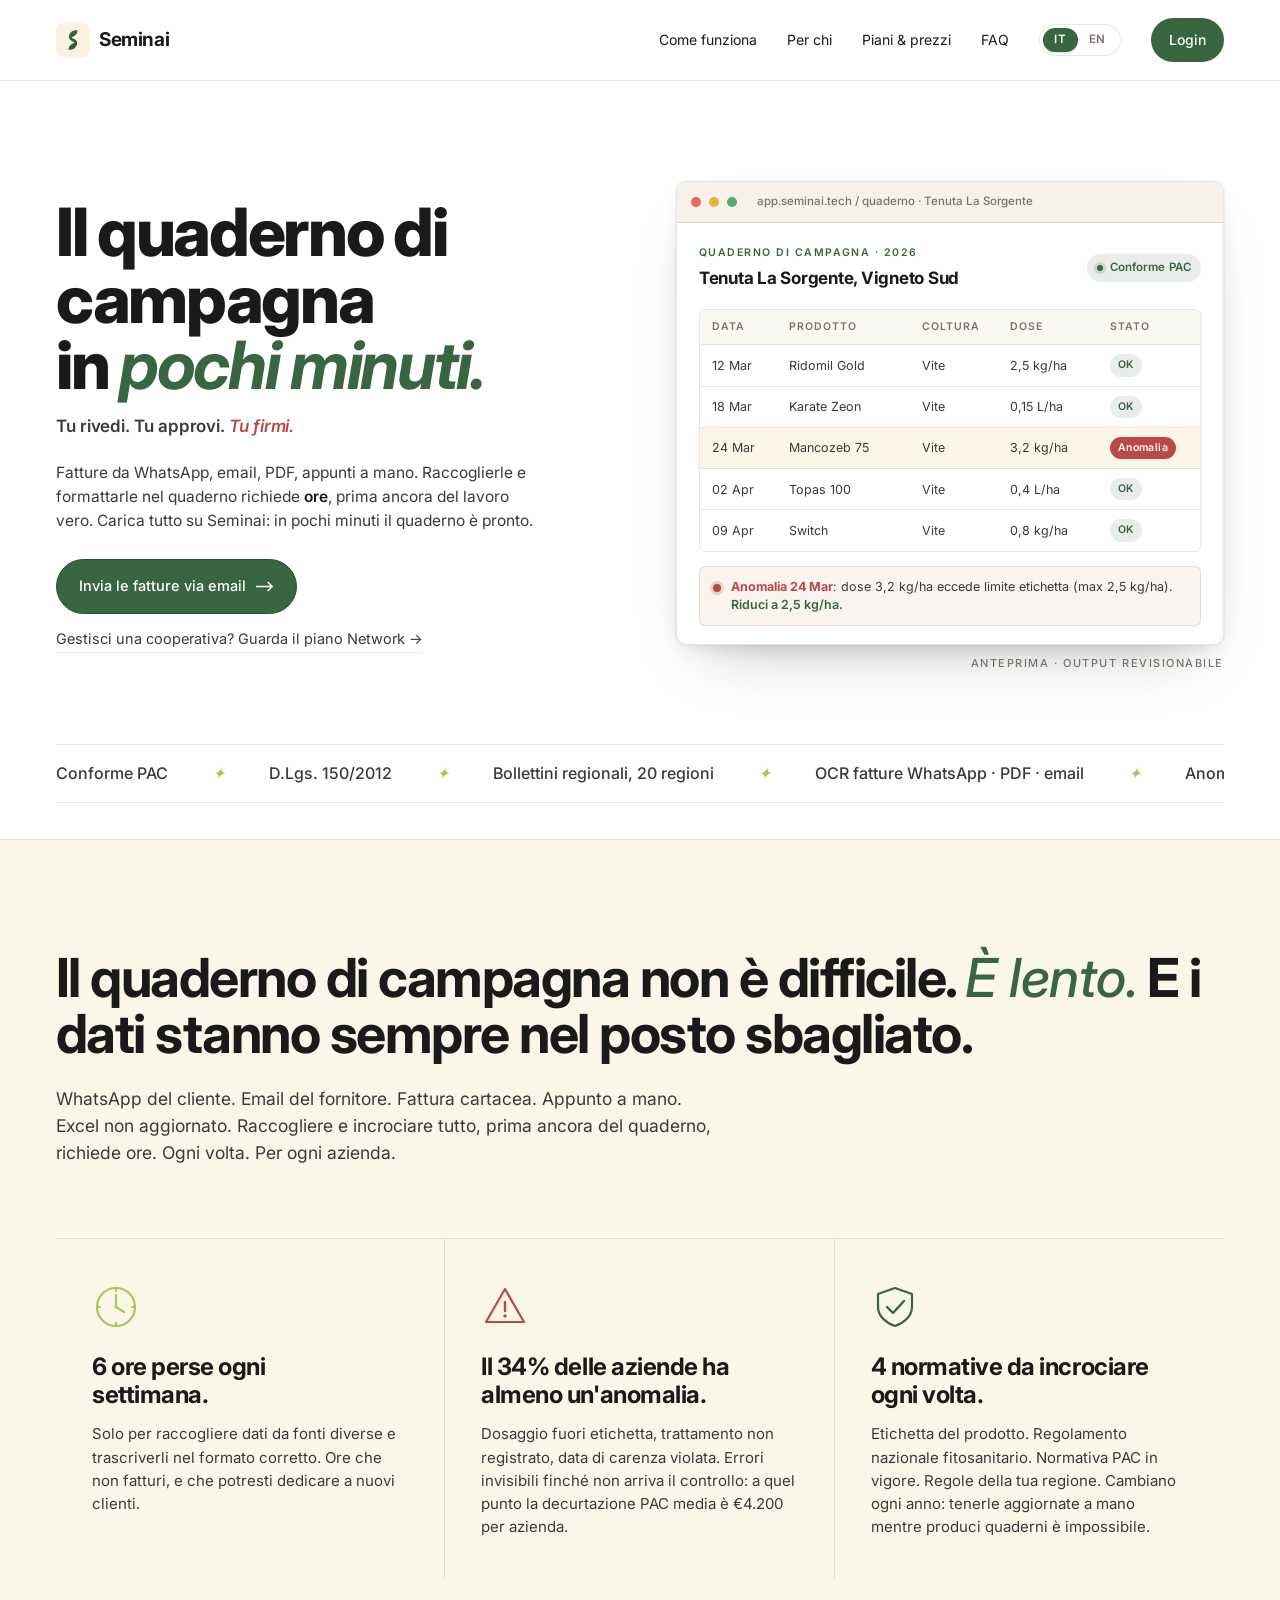
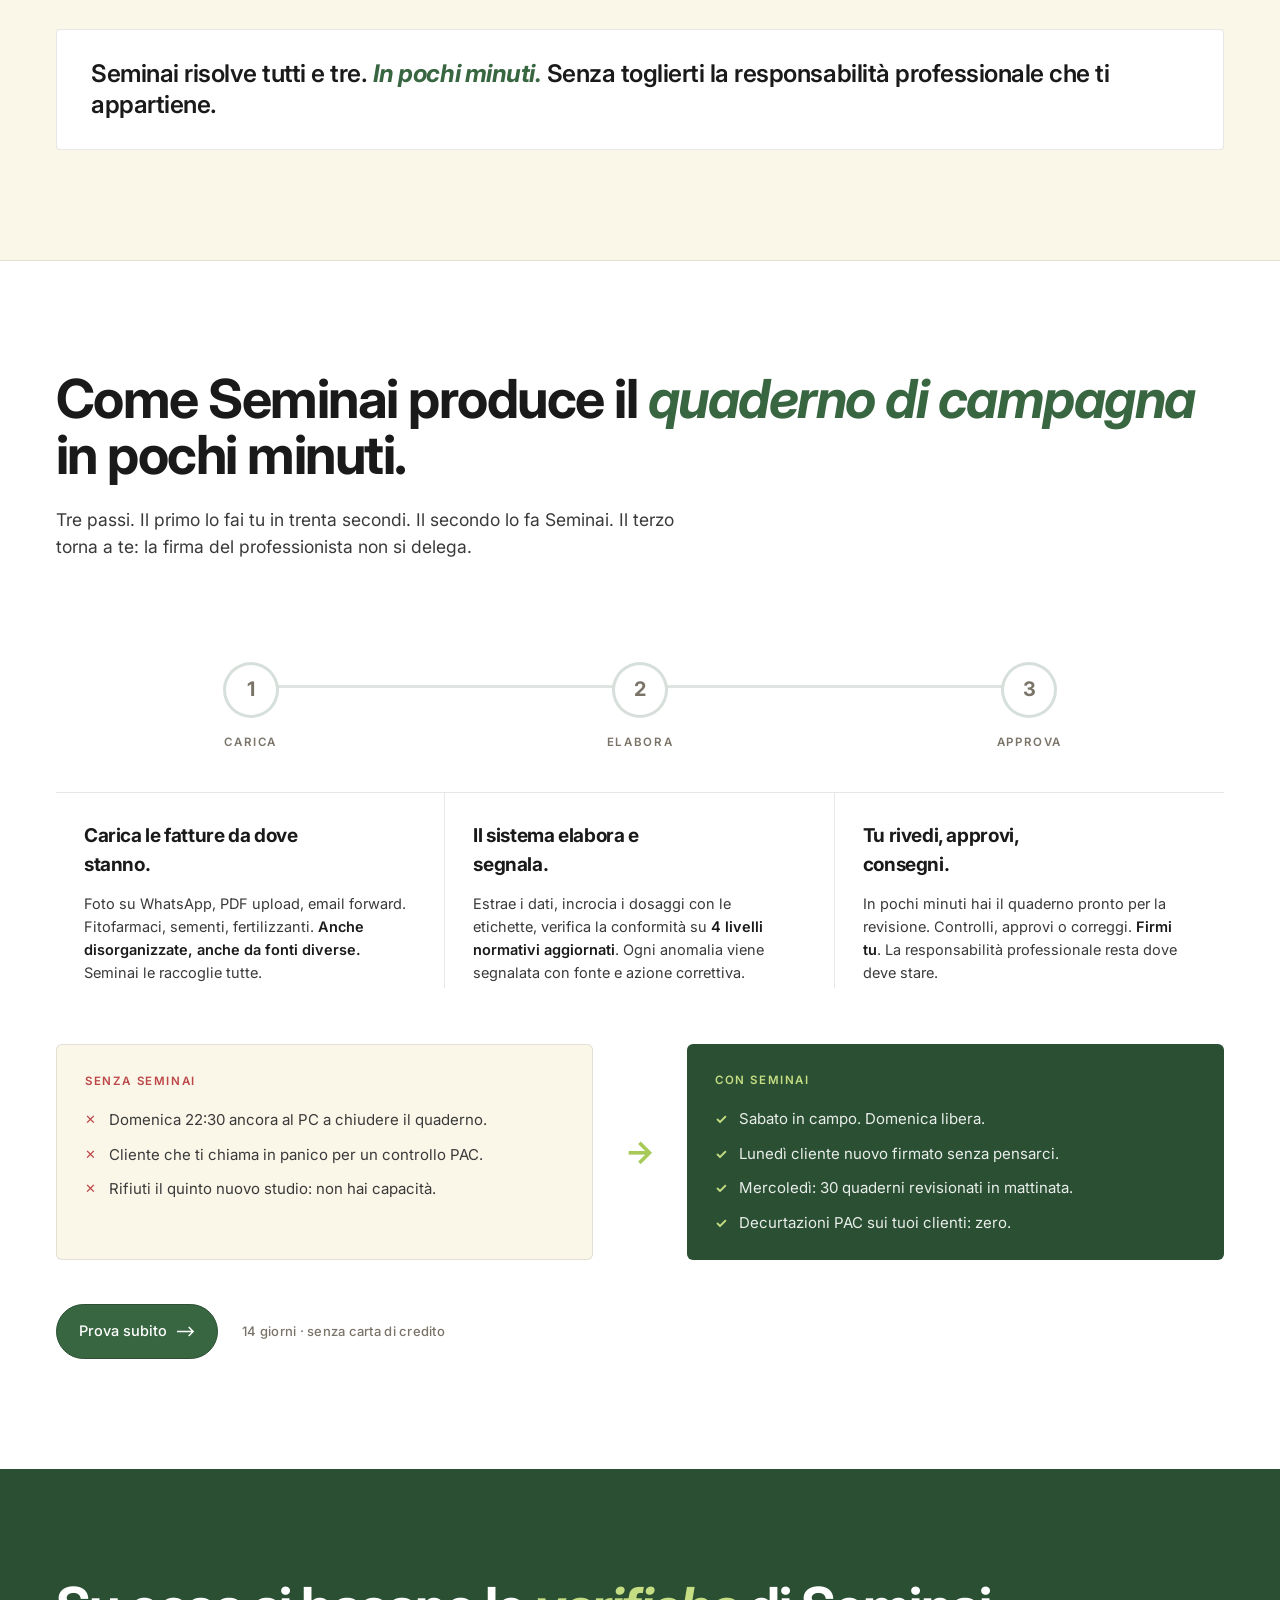
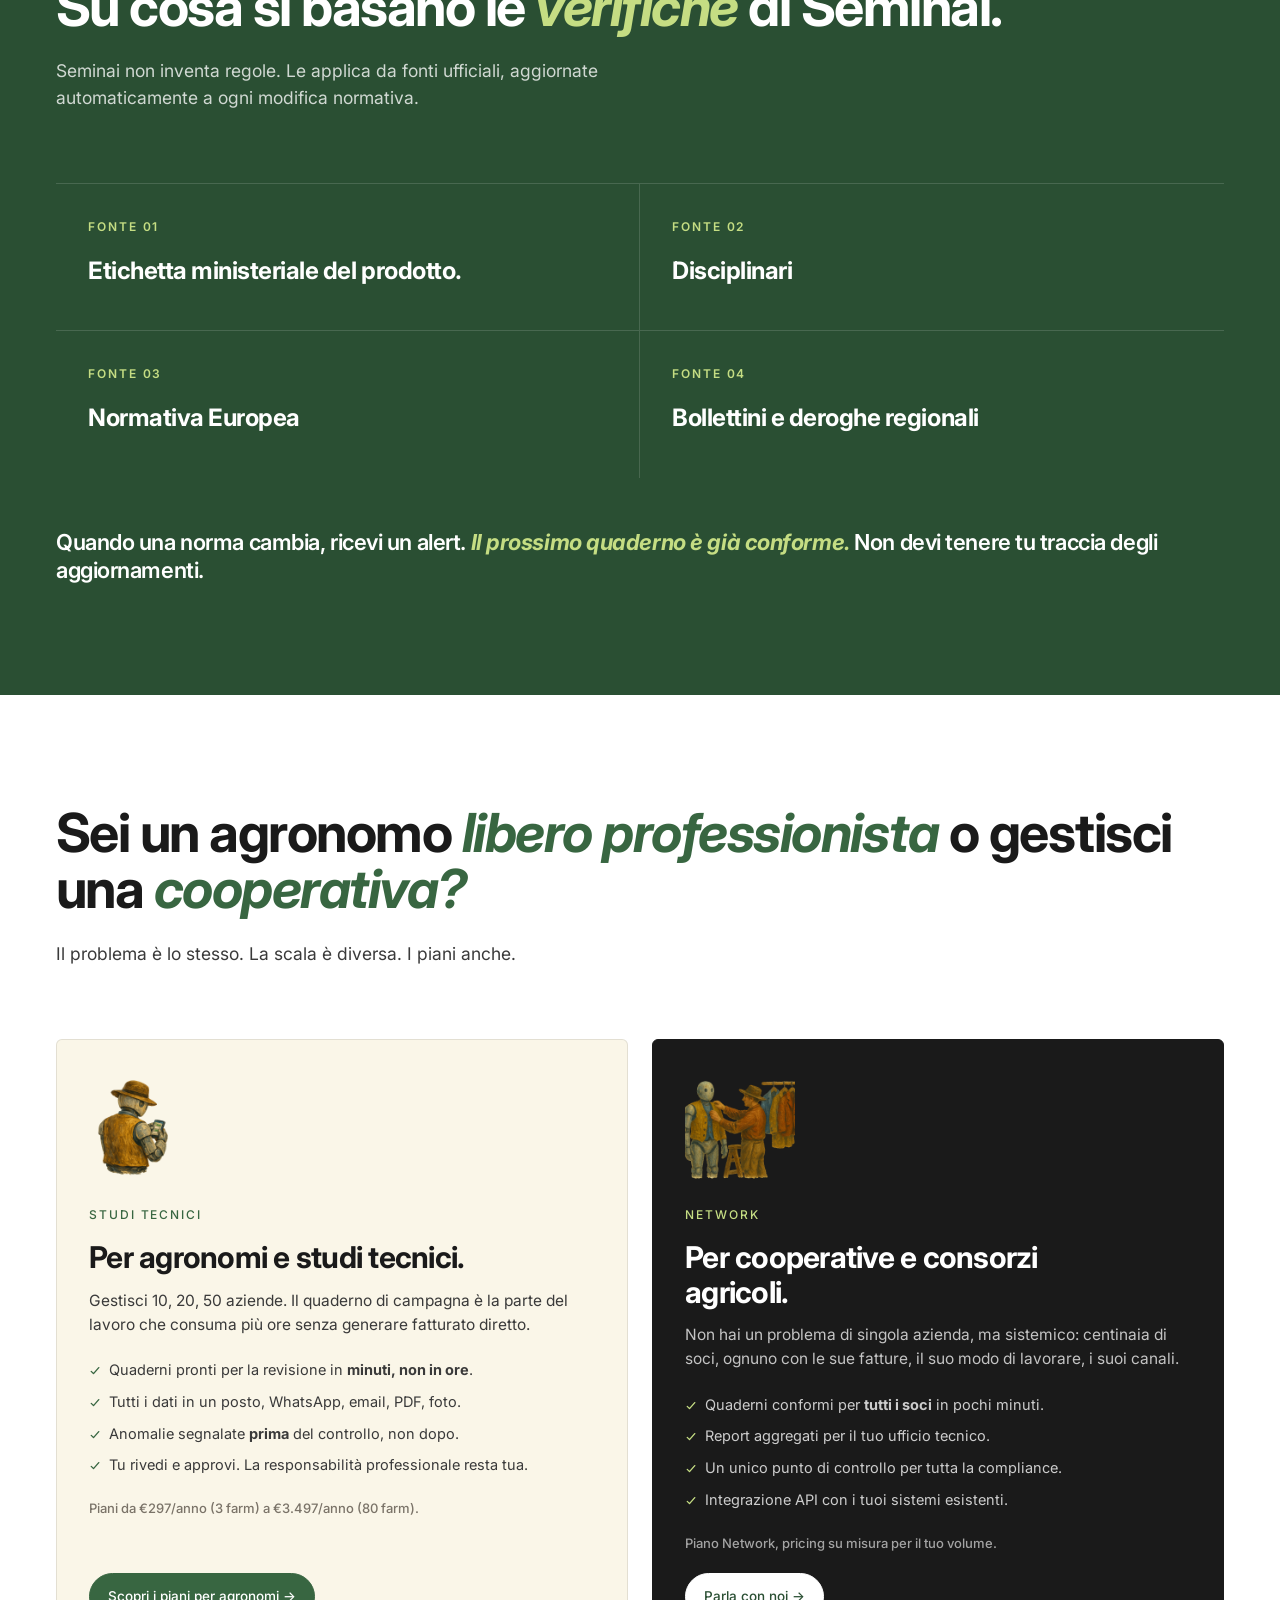
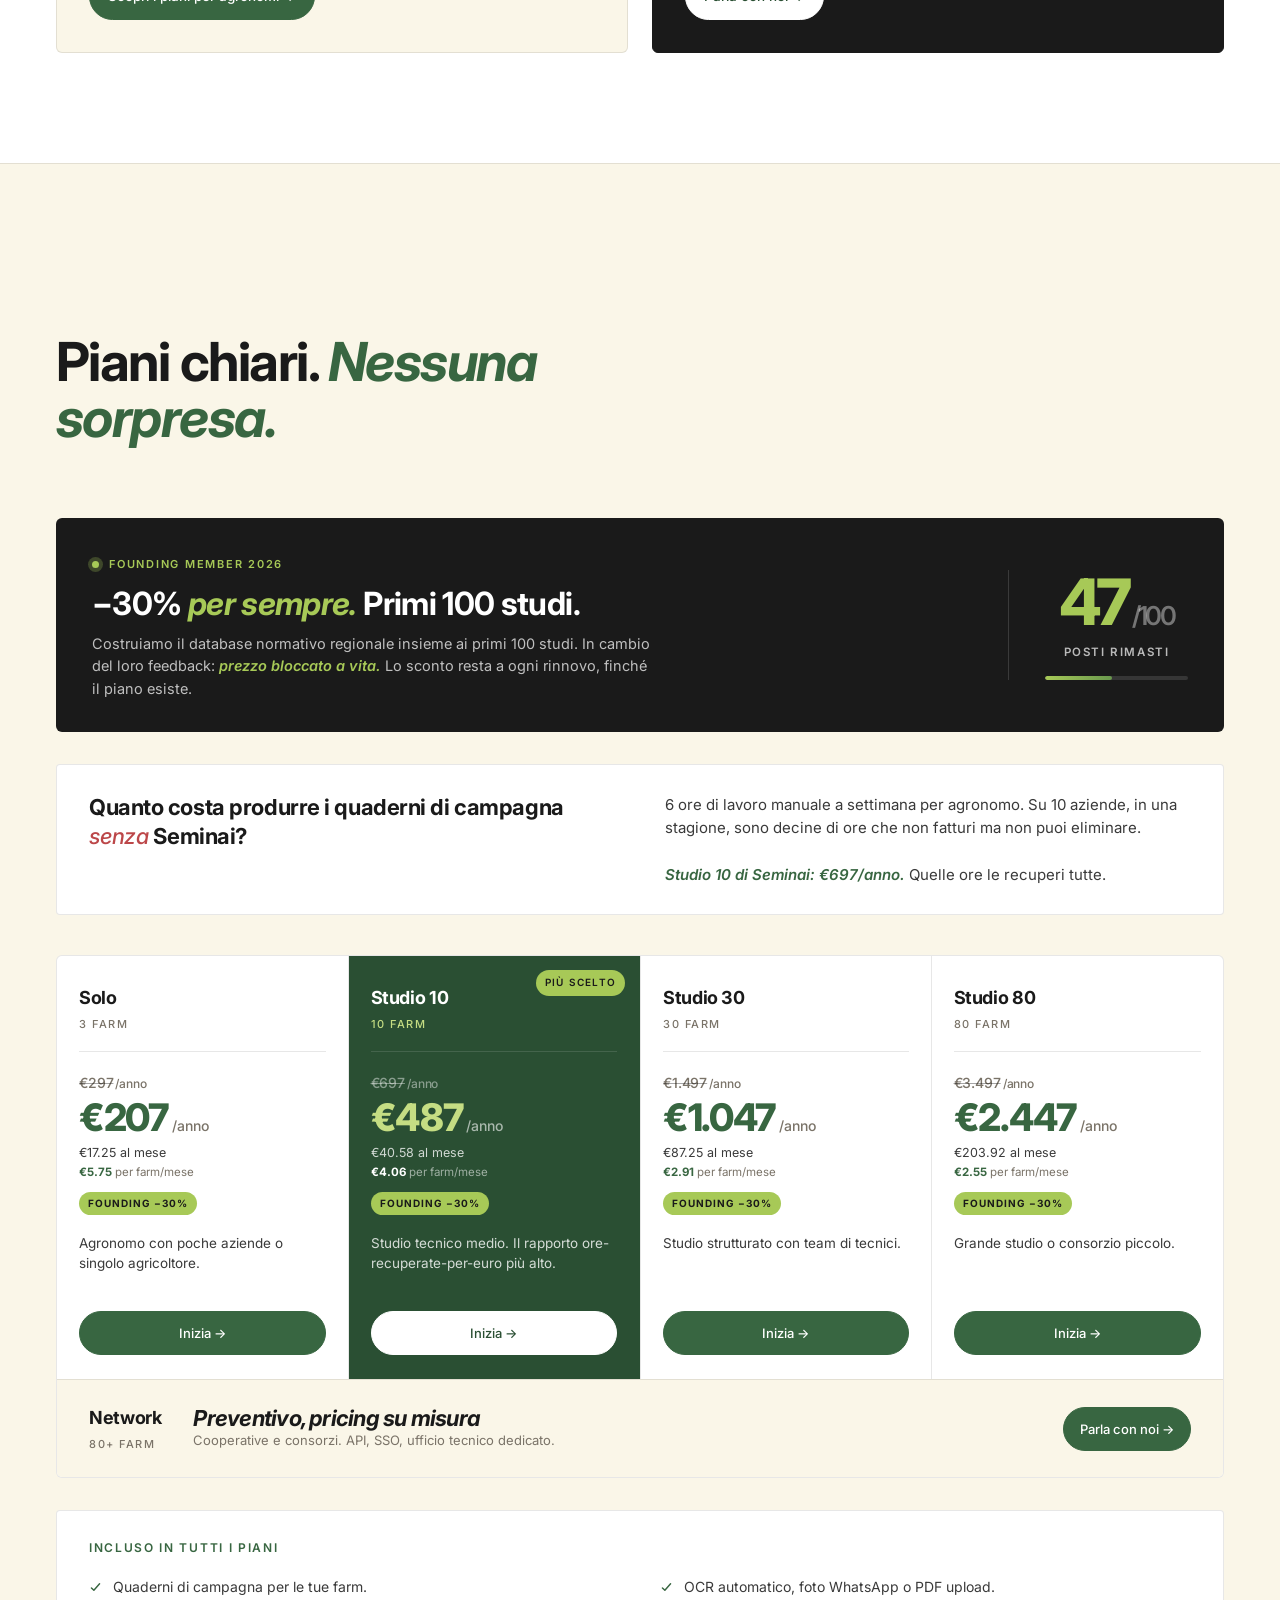
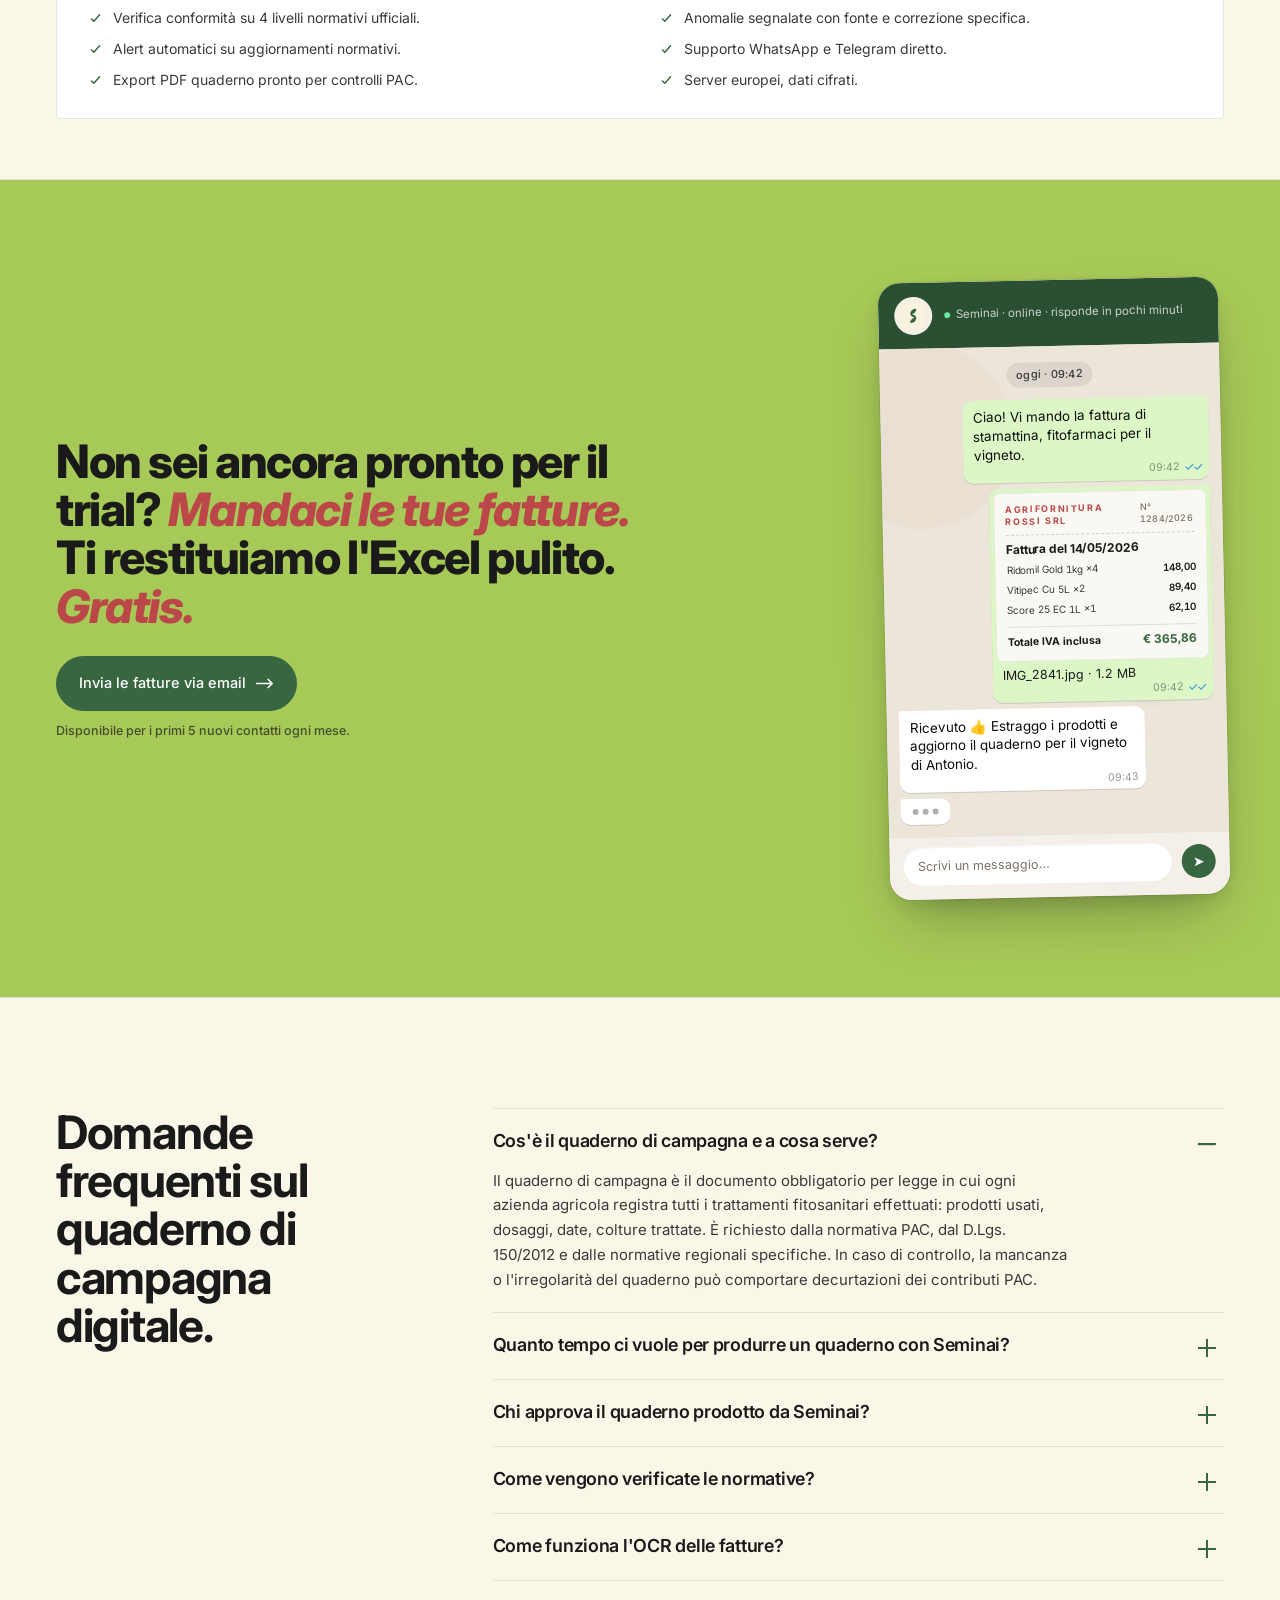
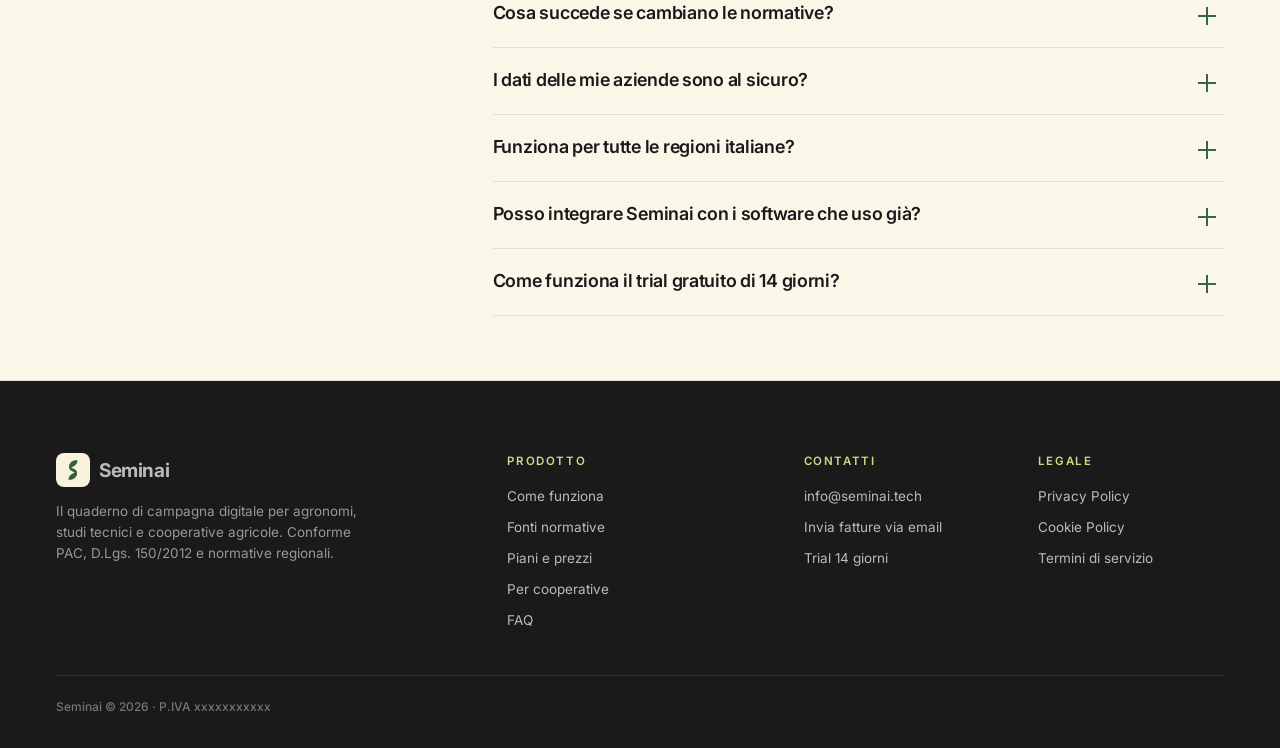
<file: index.html>
<!DOCTYPE html>
<html lang="it">
  <head>
    <meta charset="UTF-8" />
    <link rel="icon" type="image/png" href="logo.png" />
    <link rel="apple-touch-icon" href="logo.png" />
    <link rel="shortcut icon" type="image/png" href="logo.png" />
    <meta name="viewport" content="width=device-width, initial-scale=1.0" />
    <meta name="theme-color" content="#234D34" />
    <link rel="preconnect" href="https://fonts.googleapis.com" />
    <link rel="preconnect" href="https://fonts.gstatic.com" crossorigin />
    <link href="https://fonts.googleapis.com/css2?family=Inter:ital,opsz,wght@0,14..32,100..900;1,14..32,100..900&display=swap" rel="stylesheet" />
    <link rel="preload" as="image" href="landing/logo.png" />
    <link rel="stylesheet" href="landing.css" />
    <style>body{margin:0;background:#fff;color:#1A1A1A;}button,input,textarea,select{font:inherit;}.foot-link-btn{appearance:none;background:none;border:0;padding:0;color:inherit;text-align:left;cursor:pointer;font:inherit;}</style>
    <title data-rh="true">Quaderno di Campagna Digitale — Automatico in Minuti | Seminai</title><meta data-rh="true" name="description" content="Seminai produce il quaderno di campagna in minuti. Carica le fatture da WhatsApp, email o PDF. Il sistema verifica dosaggi e normativa PAC su fonti ufficiali. Tu rivedi e approvi. Prova gratis."/><meta data-rh="true" name="robots" content="index, follow, max-image-preview:large, max-snippet:-1, max-video-preview:-1"/><meta data-rh="true" property="og:type" content="website"/><meta data-rh="true" property="og:site_name" content="Seminai"/><meta data-rh="true" property="og:locale" content="it_IT"/><meta data-rh="true" property="og:url" content="https://seminai.tech/"/><meta data-rh="true" property="og:title" content="Quaderno di Campagna Digitale — Automatico in Minuti | Seminai"/><meta data-rh="true" property="og:description" content="Seminai produce il quaderno di campagna in minuti. Carica le fatture da WhatsApp, email o PDF. Il sistema verifica dosaggi e normativa PAC su fonti ufficiali. Tu rivedi e approvi. Prova gratis."/><meta data-rh="true" property="og:image" content="https://seminai.tech/logo.png"/><meta data-rh="true" property="og:image:alt" content="Seminai — quaderno di campagna digitale per agronomi e cooperative agricole"/><meta data-rh="true" name="twitter:card" content="summary_large_image"/><meta data-rh="true" name="twitter:title" content="Quaderno di Campagna Digitale — Seminai"/><meta data-rh="true" name="twitter:description" content="Seminai produce il quaderno di campagna in minuti. Carica le fatture da WhatsApp, email o PDF. Il sistema verifica dosaggi e normativa PAC su fonti ufficiali. Tu rivedi e approvi. Prova gratis."/><meta data-rh="true" name="twitter:image" content="https://seminai.tech/logo.png"/><meta data-rh="true" name="twitter:image:alt" content="Seminai — quaderno di campagna digitale per agronomi e cooperative agricole"/><link data-rh="true" rel="canonical" href="https://seminai.tech/"/><link data-rh="true" rel="alternate" hrefLang="it" href="https://seminai.tech/"/><link data-rh="true" rel="alternate" hrefLang="x-default" href="https://seminai.tech/"/><script data-rh="true" type="application/ld+json">{"@context":"https://schema.org","@graph":[{"@type":"WebSite","@id":"https://seminai.tech/#website","url":"https://seminai.tech/","name":"Seminai","description":"Quaderno di campagna digitale automatico per agronomi, studi tecnici e cooperative agricole.","inLanguage":"it-IT","publisher":{"@id":"https://seminai.tech/#organization"}},{"@type":"Organization","@id":"https://seminai.tech/#organization","name":"Seminai","url":"https://seminai.tech","logo":{"@type":"ImageObject","url":"https://seminai.tech/logo.png"},"description":"Software italiano per la produzione automatica del quaderno di campagna digitale. Conforme PAC, D.Lgs. 150/2012 e bollettini regionali.","areaServed":{"@type":"Country","name":"Italia"},"knowsLanguage":"it-IT","foundingDate":"2025","sameAs":["https://www.linkedin.com/company/seminai","https://www.instagram.com/seminai.it"],"contactPoint":{"@type":"ContactPoint","contactType":"customer support","availableLanguage":["Italian"],"areaServed":"IT"}},{"@type":"SoftwareApplication","@id":"https://seminai.tech/#software","name":"Seminai","applicationCategory":"BusinessApplication","applicationSubCategory":"Agricultural Software","operatingSystem":"Web, iOS, Android","description":"Software per la gestione automatica del quaderno di campagna digitale. Produce quaderni conformi PAC in pochi minuti con verifica su 4 livelli normativi ufficiali: etichetta ministeriale, disciplinari, normativa europea e bollettini regionali.","url":"https://seminai.tech","inLanguage":"it-IT","datePublished":"2025-01-01","dateModified":"2026-05-14","publisher":{"@id":"https://seminai.tech/#organization"},"featureList":["OCR automatico fatture da WhatsApp, PDF, email","Verifica conformità su 4 livelli normativi","Aggiornamento automatico bollettini regionali (20 regioni)","Segnalazione anomalie con fonte normativa","Server europei — conforme GDPR","Esportazione PDF firmabile dall'agronomo"],"offers":{"@type":"AggregateOffer","lowPrice":"297","highPrice":"3497","priceCurrency":"EUR","offerCount":"4","availability":"https://schema.org/InStock"}},{"@type":"Product","name":"Seminai Solo","description":"Piano per agronomi liberi professionisti con poche aziende o singoli agricoltori. Fino a 3 farm.","brand":{"@id":"https://seminai.tech/#organization"},"offers":{"@type":"Offer","price":"297","priceCurrency":"EUR","availability":"https://schema.org/InStock","url":"https://seminai.tech/#piani"}},{"@type":"Product","name":"Seminai Studio 10","description":"Piano per studi tecnici medi. Fino a 10 farm.","brand":{"@id":"https://seminai.tech/#organization"},"offers":{"@type":"Offer","price":"697","priceCurrency":"EUR","availability":"https://schema.org/InStock","url":"https://seminai.tech/#piani"}},{"@type":"Product","name":"Seminai Studio 30","description":"Piano per studi strutturati con team di tecnici. Fino a 30 farm.","brand":{"@id":"https://seminai.tech/#organization"},"offers":{"@type":"Offer","price":"1497","priceCurrency":"EUR","availability":"https://schema.org/InStock","url":"https://seminai.tech/#piani"}},{"@type":"Product","name":"Seminai Studio 80","description":"Piano per grandi studi o piccoli consorzi. Fino a 80 farm.","brand":{"@id":"https://seminai.tech/#organization"},"offers":{"@type":"Offer","price":"3497","priceCurrency":"EUR","availability":"https://schema.org/InStock","url":"https://seminai.tech/#piani"}},{"@type":"HowTo","name":"Come produrre il quaderno di campagna digitale con Seminai","description":"Procedura in 3 step per produrre un quaderno di campagna conforme PAC partendo dalle fatture.","totalTime":"PT5M","inLanguage":"it-IT","step":[{"@type":"HowToStep","position":1,"name":"Carica le fatture","text":"Invia le foto delle fatture via WhatsApp, carica PDF o inoltra le email. Fitofarmaci, sementi, fertilizzanti — anche disorganizzate, anche da fonti diverse.","url":"https://seminai.tech/#come-funziona"},{"@type":"HowToStep","position":2,"name":"Il sistema elabora e segnala","text":"Seminai estrae i dati con OCR, incrocia i dosaggi con le etichette ministeriali e verifica la conformità su 4 livelli normativi aggiornati. Ogni anomalia viene segnalata con fonte e azione correttiva.","url":"https://seminai.tech/#come-funziona"},{"@type":"HowToStep","position":3,"name":"Rivedi, approvi, consegni","text":"In pochi minuti hai il quaderno pronto per la revisione. Controlli, approvi o correggi. Firmi tu — la responsabilità professionale resta del tecnico abilitato.","url":"https://seminai.tech/#come-funziona"}]},{"@type":"FAQPage","@id":"https://seminai.tech/#faq","mainEntity":[{"@type":"Question","name":"Cos'è il quaderno di campagna e a cosa serve?","acceptedAnswer":{"@type":"Answer","text":"Il quaderno di campagna è il documento obbligatorio per legge in cui ogni azienda agricola registra tutti i trattamenti fitosanitari effettuati: prodotti usati, dosaggi, date, colture trattate. È richiesto dalla normativa PAC, dal D.Lgs. 150/2012 e dalle normative regionali specifiche. In caso di controllo, la mancanza o l'irregolarità del quaderno può comportare decurtazioni dei contributi PAC."}},{"@type":"Question","name":"Quanto tempo ci vuole per produrre un quaderno con Seminai?","acceptedAnswer":{"@type":"Answer","text":"Pochi minuti dall'invio delle fatture. Senza Seminai, un agronomo impiega in media 4-6 ore per raccogliere i dati da fonti diverse e produrre il quaderno manualmente."}},{"@type":"Question","name":"Chi approva il quaderno prodotto da Seminai?","acceptedAnswer":{"@type":"Answer","text":"Sei tu: l'agronomo o il tecnico responsabile. Seminai produce il quaderno e segnala le anomalie con le correzioni specifiche. Tu rivedi, approvi e firmi. La responsabilità professionale resta al professionista, dove deve stare per legge."}},{"@type":"Question","name":"Come vengono verificate le normative?","acceptedAnswer":{"@type":"Answer","text":"Seminai incrocia ogni trattamento con 4 livelli normativi aggiornati automaticamente: etichetta ministeriale del prodotto fitosanitario; D.Lgs. 150/2012 e successive modifiche; normativa PAC in vigore per la campagna corrente; bollettino ufficiale della regione dell'azienda agricola. Se un trattamento viola uno qualsiasi dei 4 livelli, viene segnalato come anomalia con la fonte normativa specifica e l'azione correttiva raccomandata."}},{"@type":"Question","name":"Come funziona l'OCR delle fatture?","acceptedAnswer":{"@type":"Answer","text":"Mandi le foto delle fatture su WhatsApp o in PDF upload. La piattaforma estrae automaticamente: data, fornitore, prodotto commerciale, principio attivo, quantità acquistata, numero lotto, prezzo unitario. I dati estratti vengono incrociati con i dati delle farm per produrre il quaderno di campagna."}},{"@type":"Question","name":"Cosa succede se cambiano le normative?","acceptedAnswer":{"@type":"Answer","text":"Seminai aggiorna automaticamente i database normativi a ogni modifica (PAC, regolamento nazionale, normative regionali). Ricevi un alert se una modifica impatta le farm che gestisci. Il prossimo quaderno è già conforme senza che tu faccia nulla."}},{"@type":"Question","name":"I dati delle mie aziende sono al sicuro?","acceptedAnswer":{"@type":"Answer","text":"I dati sono cifrati in transito e a riposo. Non vengono condivisi con terze parti né usati per addestrare modelli AI. Puoi esportare o eliminare tutti i dati in qualsiasi momento."}},{"@type":"Question","name":"Funziona per tutte le regioni italiane?","acceptedAnswer":{"@type":"Answer","text":"Sì. Seminai copre le normative regionali di tutte le 20 regioni italiane. Le normative vengono aggiornate automaticamente a ogni modifica pubblicata sui bollettini ufficiali regionali."}},{"@type":"Question","name":"Posso integrare Seminai con i software che uso già?","acceptedAnswer":{"@type":"Answer","text":"Sì. Seminai offre API aperte e documentate per integrazione con gestionali esistenti, software di contabilità e sistemi di gestione cooperativa. Contattaci per una valutazione tecnica gratuita."}},{"@type":"Question","name":"Come funziona il trial gratuito di 14 giorni?","acceptedAnswer":{"@type":"Answer","text":"Accedi alla piattaforma senza carta di credito. Puoi caricare fino a 2 farm di prova con dati reali. Alla scadenza dei 14 giorni, l'account passa in sola lettura: i tuoi dati restano accessibili, non vengono eliminati. Nessun addebito automatico. Nessun obbligo di conversione."}}]},{"@type":"BreadcrumbList","itemListElement":[{"@type":"ListItem","position":1,"name":"Home","item":"https://seminai.tech/"}]}]}</script>
  </head>
  <body>
    <div id="root"><div class="landing-page wrap"><nav class="top"><div class="container nav-row"><a href="./" class="brand"><img src="landing/logo.png" alt="Seminai" class="brand-img"/><span>Seminai</span></a><div class="nav-links"><a href="#come-funziona">Come funziona</a><a href="#cooperative">Per chi</a><a href="#piani">Piani &amp; prezzi</a><a href="#faq">FAQ</a><div class="lang-toggle" role="group" aria-label="Seleziona lingua"><button type="button" data-lang="it" aria-pressed="true">IT</button><button type="button" data-lang="en" aria-pressed="false">EN</button></div><a href="https://app.seminai.tech/login" target="_blank" rel="noopener noreferrer" class="nav-cta">Login</a></div></div></nav><section class="hero"><div class="container"><div class="hero-split"><div class="hero-left"><h1 class="hero-title"><span>Il quaderno di campagna<br />in <em>pochi minuti.</em></span></h1><p class="hero-subtitle"><span>Tu rivedi. Tu approvi. <span class="earth">Tu firmi.</span></span></p><p class="hero-sub"><span>Fatture da WhatsApp, email, PDF, appunti a mano. Raccoglierle e formattarle nel quaderno richiede <strong>ore</strong>, prima ancora del lavoro vero. Carica tutto su Seminai: in pochi minuti il quaderno è pronto.</span></p><div class="hero-ctas"><a href="mailto:info@seminai.tech?subject=Invio%20fatture%20per%20quaderno%20di%20campagna&body=Ciao%20Seminai%2C%0Avi%20invio%20le%20fatture%20per%20generare%20il%20quaderno%20di%20campagna.%0A%0ANome%3A%0AAzienda%3A%0ATelefono%3A%0A" class="btn-primary">Invia le fatture via email<span class="arrow"></span></a><a href="#cooperative" class="btn-link">Gestisci una cooperativa? Guarda il piano Network →</a></div></div><div class="hero-right"><div class="demo-frame"><div class="demo-bar"><span class="dot d1"></span><span class="dot d2"></span><span class="dot d3"></span><span class="demo-url">app.seminai.tech / quaderno · Tenuta La Sorgente</span></div><div class="demo-body"><div class="demo-head"><div><div class="demo-eyebrow">Quaderno di Campagna · 2026</div><div class="demo-h">Tenuta La Sorgente, Vigneto Sud</div></div><div class="demo-status ok"><span class="sdot"></span>Conforme PAC</div></div><div class="demo-table"><div class="demo-row demo-hd"><span>Data</span><span>Prodotto</span><span>Coltura</span><span>Dose</span><span>Stato</span></div><div class="demo-row"><span>12 Mar</span><span>Ridomil Gold</span><span>Vite</span><span>2,5 kg/ha</span><span class="tag ok">OK</span></div><div class="demo-row"><span>18 Mar</span><span>Karate Zeon</span><span>Vite</span><span>0,15 L/ha</span><span class="tag ok">OK</span></div><div class="demo-row warn"><span>24 Mar</span><span>Mancozeb 75</span><span>Vite</span><span>3,2 kg/ha</span><span class="tag warn">Anomalia</span></div><div class="demo-row"><span>02 Apr</span><span>Topas 100</span><span>Vite</span><span>0,4 L/ha</span><span class="tag ok">OK</span></div><div class="demo-row"><span>09 Apr</span><span>Switch</span><span>Vite</span><span>0,8 kg/ha</span><span class="tag ok">OK</span></div></div><div class="demo-note"><span class="note-dot"></span><span><span><strong>Anomalia 24 Mar</strong>: dose 3,2 kg/ha eccede limite etichetta (max 2,5 kg/ha). <em>Riduci a 2,5 kg/ha.</em></span></span></div></div></div><div class="demo-caption">Anteprima · output revisionabile</div></div></div><div class="ticker"><div class="ticker-track"><span>Conforme PAC</span><span class="sep">✦</span><span>D.Lgs. 150/2012</span><span class="sep">✦</span><span>Bollettini regionali, 20 regioni</span><span class="sep">✦</span><span>OCR fatture WhatsApp · PDF · email</span><span class="sep">✦</span><span>Anomalie segnalate con fonte</span><span class="sep">✦</span><span>Conforme PAC</span><span class="sep">✦</span><span>D.Lgs. 150/2012</span><span class="sep">✦</span><span>Bollettini regionali, 20 regioni</span><span class="sep">✦</span><span>OCR fatture WhatsApp · PDF · email</span><span class="sep">✦</span><span>Anomalie segnalate con fonte</span><span class="sep">✦</span></div></div></div></section><section class="row problem"><div class="container"><div class="section-head section-head-single"><div><h2><span>Il quaderno di campagna non è difficile. <em><span class="serif-i">È lento.</span></em> E i dati stanno sempre nel posto sbagliato.</span></h2><p class="lead">WhatsApp del cliente. Email del fornitore. Fattura cartacea. Appunto a mano. Excel non aggiornato. Raccogliere e incrociare tutto, prima ancora del quaderno, richiede ore. Ogni volta. Per ogni azienda.</p></div></div><div class="problem-grid"><div class="problem-card"><div class="problem-icon icon-clock"><svg viewBox="0 0 48 48" fill="none" xmlns="http://www.w3.org/2000/svg" aria-hidden="true"><circle cx="24" cy="24" r="19" stroke="currentColor" stroke-width="2.2"></circle><path d="M24 12V24L32 29" stroke="currentColor" stroke-width="2.2" stroke-linecap="round" stroke-linejoin="round"></path><circle cx="24" cy="24" r="1.6" fill="currentColor"></circle><path d="M24 5V8M24 40V43M5 24H8M40 24H43" stroke="currentColor" stroke-width="2.2" stroke-linecap="round"></path></svg></div><h3>6 ore perse ogni settimana.</h3><p>Solo per raccogliere dati da fonti diverse e trascriverli nel formato corretto. Ore che non fatturi, e che potresti dedicare a nuovi clienti.</p></div><div class="problem-card"><div class="problem-icon icon-clock"><svg viewBox="0 0 48 48" fill="none" xmlns="http://www.w3.org/2000/svg" aria-hidden="true"><path d="M24 6L43 39H5L24 6Z" stroke="currentColor" stroke-width="2.2" stroke-linejoin="round"></path><path d="M24 19V28" stroke="currentColor" stroke-width="2.4" stroke-linecap="round"></path><circle cx="24" cy="33" r="1.7" fill="currentColor"></circle></svg></div><h3>Il 34% delle aziende ha almeno un&#x27;anomalia.</h3><p>Dosaggio fuori etichetta, trattamento non registrato, data di carenza violata. Errori invisibili finché non arriva il controllo: a quel punto la decurtazione PAC media è €4.200 per azienda.</p></div><div class="problem-card"><div class="problem-icon icon-clock"><svg viewBox="0 0 48 48" fill="none" xmlns="http://www.w3.org/2000/svg" aria-hidden="true"><path d="M24 5L41 11V24C41 33 33 40 24 43C15 40 7 33 7 24V11L24 5Z" stroke="currentColor" stroke-width="2.2" stroke-linejoin="round"></path><path d="M16 24L22 30L33 18" stroke="currentColor" stroke-width="2.4" stroke-linecap="round" stroke-linejoin="round"></path></svg></div><h3>4 normative da incrociare ogni volta.</h3><p>Etichetta del prodotto. Regolamento nazionale fitosanitario. Normativa PAC in vigore. Regole della tua regione. Cambiano ogni anno: tenerle aggiornate a mano mentre produci quaderni è impossibile.</p></div></div><div class="problem-bridge"><p><span>Seminai risolve tutti e tre. <em>In pochi minuti.</em> Senza toglierti la responsabilità professionale che ti appartiene.</span></p></div></div></section><section class="row" id="come-funziona"><div class="container"><div class="section-head section-head-single"><div><h2><span>Come Seminai produce il <em>quaderno di campagna</em> in pochi minuti.</span></h2><p class="lead">Tre passi. Il primo lo fai tu in trenta secondi. Il secondo lo fa Seminai. Il terzo torna a te: la firma del professionista non si delega.</p></div></div><div class="stepper" id="stepper"><div class="stepper-track"><div class="stepper-line"><div class="stepper-fill"></div></div><div class="stepper-node" data-step="1"><div class="node-dot"><span>1</span></div><div class="node-label">Carica</div></div><div class="stepper-node" data-step="2"><div class="node-dot"><span>2</span></div><div class="node-label">Elabora</div></div><div class="stepper-node" data-step="3"><div class="node-dot"><span>3</span></div><div class="node-label">Approva</div></div></div><div class="stepper-content"><div class="step-block"><div class="step-block-h">Carica le fatture da dove stanno.</div><p><span>Foto su WhatsApp, PDF upload, email forward. Fitofarmaci, sementi, fertilizzanti. <strong>Anche disorganizzate, anche da fonti diverse.</strong> Seminai le raccoglie tutte.</span></p></div><div class="step-block"><div class="step-block-h">Il sistema elabora e segnala.</div><p><span>Estrae i dati, incrocia i dosaggi con le etichette, verifica la conformità su <strong>4 livelli normativi aggiornati</strong>. Ogni anomalia viene segnalata con fonte e azione correttiva.</span></p></div><div class="step-block"><div class="step-block-h">Tu rivedi, approvi, consegni.</div><p><span>In pochi minuti hai il quaderno pronto per la revisione. Controlli, approvi o correggi. <strong>Firmi tu</strong>. La responsabilità professionale resta dove deve stare.</span></p></div></div></div><div class="sliding-doors" aria-label="Trasformazione"><div class="door door-before"><div class="door-label">Senza Seminai</div><ul><li>Domenica 22:30 ancora al PC a chiudere il quaderno.</li><li>Cliente che ti chiama in panico per un controllo PAC.</li><li>Rifiuti il quinto nuovo studio: non hai capacità.</li></ul></div><div class="door-arrow" aria-hidden="true">→</div><div class="door door-after"><div class="door-label">Con Seminai</div><ul><li>Sabato in campo. Domenica libera.</li><li>Lunedì cliente nuovo firmato senza pensarci.</li><li>Mercoledì: 30 quaderni revisionati in mattinata.</li><li>Decurtazioni PAC sui tuoi clienti: zero.</li></ul></div></div><div class="solution-cta-row"><a href="#trial" class="btn-primary">Prova subito<span class="arrow"></span></a><span class="note">14 giorni · senza carta di credito</span></div></div></section><section class="trust" id="fonti"><div class="container"><div class="section-head section-head-single"><div><h2><span>Su cosa si basano le <em>verifiche</em> di Seminai.</span></h2><p class="lead">Seminai non inventa regole. Le applica da fonti ufficiali, aggiornate automaticamente a ogni modifica normativa.</p></div></div><div class="trust-grid"><div class="trust-card"><div class="trust-num">FONTE 01</div><h3>Etichetta ministeriale del prodotto.</h3></div><div class="trust-card"><div class="trust-num">FONTE 02</div><h3>Disciplinari</h3></div><div class="trust-card"><div class="trust-num">FONTE 03</div><h3>Normativa Europea</h3></div><div class="trust-card"><div class="trust-num">FONTE 04</div><h3>Bollettini e deroghe regionali</h3></div></div><div class="trust-foot"><p><span>Quando una norma cambia, ricevi un alert. <em>Il prossimo quaderno è già conforme.</em> Non devi tenere tu traccia degli aggiornamenti.</span></p><div class="trust-illust" role="img" aria-label="Robot che approva conformità su clipboard"></div></div></div></section><section class="row" id="cooperative"><div class="container"><div class="section-head section-head-single"><div><h2><span>Sei un agronomo <em>libero professionista</em> o gestisci una <em>cooperativa?</em></span></h2><p class="lead">Il problema è lo stesso. La scala è diversa. I piani anche.</p></div></div><div class="fork-grid"><div class="fork-card left"><div class="illust"></div><div class="eyebrow" style="margin-bottom:16px">Studi tecnici</div><h3>Per agronomi e studi tecnici.</h3><p class="intro">Gestisci 10, 20, 50 aziende. Il quaderno di campagna è la parte del lavoro che consuma più ore senza generare fatturato diretto.</p><ul><li><span>Quaderni pronti per la revisione in <strong>minuti, non in ore</strong>.</span></li><li><span>Tutti i dati in un posto, WhatsApp, email, PDF, foto.</span></li><li><span>Anomalie segnalate <strong>prima</strong> del controllo, non dopo.</span></li><li><span>Tu rivedi e approvi. La responsabilità professionale resta tua.</span></li></ul><div class="price-note">Piani da €297/anno (3 farm) a €3.497/anno (80 farm).</div><div class="cta-row"><a href="#piani" class="btn-secondary">Scopri i piani per agronomi →</a></div></div><div class="fork-card right dark"><div class="illust"></div><div class="eyebrow" style="margin-bottom:16px">Network</div><h3>Per cooperative e consorzi agricoli.</h3><p class="intro">Non hai un problema di singola azienda, ma sistemico: centinaia di soci, ognuno con le sue fatture, il suo modo di lavorare, i suoi canali.</p><ul><li><span>Quaderni conformi per <strong>tutti i soci</strong> in pochi minuti.</span></li><li><span>Report aggregati per il tuo ufficio tecnico.</span></li><li><span>Un unico punto di controllo per tutta la compliance.</span></li><li><span>Integrazione API con i tuoi sistemi esistenti.</span></li></ul><div class="price-note">Piano Network, pricing su misura per il tuo volume.</div><div class="cta-row"><a href="#trial" class="btn-secondary">Parla con noi →</a></div></div></div></div></section><section class="row pricing" id="piani"><div class="container pricing-container"><div class="section-head section-head-single"><div><h2 style="width:660px"><span>Piani chiari. <em>Nessuna sorpresa.</em></span></h2></div></div><div class="founding-banner" id="founding"><div class="founding-content"><div class="founding-eyebrow">Founding Member 2026</div><h3><span>−30% <em>per sempre.</em> Primi 100 studi.</span></h3><p><span>Costruiamo il database normativo regionale insieme ai primi 100 studi. In cambio del loro feedback: <em>prezzo bloccato a vita.</em> Lo sconto resta a ogni rinnovo, finché il piano esiste.</span></p></div><div class="founding-counter"><div class="counter-num">47<span>/100</span></div><div class="counter-label">posti rimasti</div><div class="counter-bar" role="progressbar" aria-valuemin="0" aria-valuemax="100" aria-valuenow="53"><div class="counter-bar-fill"></div></div></div></div><div class="anchor-card"><div class="left"><p><span>Quanto costa produrre i quaderni di campagna <em><span class="serif-i">senza</span></em> Seminai?</span></p></div><div class="right"><p><span>6 ore di lavoro manuale a settimana per agronomo. Su 10 aziende, in una stagione, sono decine di ore che non fatturi ma non puoi eliminare.<br /><br /><em>Studio 10 di Seminai: €697/anno.</em> Quelle ore le recuperi tutte.</span></p></div></div><div class="price-grid"><div class="price-cell"><div class="plan-head"><div class="plan-name">Solo</div><div class="plan-sub">3 farm</div></div><div class="price-block"><div class="price-old">€297<small>/anno</small></div><div class="price">€207<small>/anno</small></div><div class="price-meta">€17.25<!-- --> <!-- -->al mese<span class="pf"><strong>€5.75</strong> <!-- -->per farm/mese</span></div><div class="founding-tag">Founding −30%</div></div><p class="who">Agronomo con poche aziende o singolo agricoltore.</p><a href="#trial" class="pick">Inizia →</a></div><div class="price-cell featured"><div class="featured-badge">Più scelto</div><div class="plan-head"><div class="plan-name">Studio 10</div><div class="plan-sub">10 farm</div></div><div class="price-block"><div class="price-old">€697<small>/anno</small></div><div class="price">€487<small>/anno</small></div><div class="price-meta">€40.58<!-- --> <!-- -->al mese<span class="pf"><strong>€4.06</strong> <!-- -->per farm/mese</span></div><div class="founding-tag">Founding −30%</div></div><p class="who">Studio tecnico medio. Il rapporto ore-recuperate-per-euro più alto.</p><a href="#trial" class="pick">Inizia →</a></div><div class="price-cell"><div class="plan-head"><div class="plan-name">Studio 30</div><div class="plan-sub">30 farm</div></div><div class="price-block"><div class="price-old">€1.497<small>/anno</small></div><div class="price">€1.047<small>/anno</small></div><div class="price-meta">€87.25<!-- --> <!-- -->al mese<span class="pf"><strong>€2.91</strong> <!-- -->per farm/mese</span></div><div class="founding-tag">Founding −30%</div></div><p class="who">Studio strutturato con team di tecnici.</p><a href="#trial" class="pick">Inizia →</a></div><div class="price-cell"><div class="plan-head"><div class="plan-name">Studio 80</div><div class="plan-sub">80 farm</div></div><div class="price-block"><div class="price-old">€3.497<small>/anno</small></div><div class="price">€2.447<small>/anno</small></div><div class="price-meta">€203.92<!-- --> <!-- -->al mese<span class="pf"><strong>€2.55</strong> <!-- -->per farm/mese</span></div><div class="founding-tag">Founding −30%</div></div><p class="who">Grande studio o consorzio piccolo.</p><a href="#trial" class="pick">Inizia →</a></div><div class="price-cell network"><div class="plan-head"><div class="plan-name">Network</div><div class="plan-sub">80+ farm</div></div><div class="net-meta"><div class="price serif-i">Preventivo, pricing su misura</div><p class="who">Cooperative e consorzi. API, SSO, ufficio tecnico dedicato.</p></div><a href="#cooperative" class="pick">Parla con noi →</a></div></div><div class="price-features"><h4>Incluso in tutti i piani</h4><ul><li>Quaderni di campagna per le tue farm.</li><li>OCR automatico, foto WhatsApp o PDF upload.</li><li>Verifica conformità su 4 livelli normativi ufficiali.</li><li>Anomalie segnalate con fonte e correzione specifica.</li><li>Alert automatici su aggiornamenti normativi.</li><li>Supporto WhatsApp e Telegram diretto.</li><li>Export PDF quaderno pronto per controlli PAC.</li><li>Server europei, dati cifrati.</li></ul></div></div></section><section class="magnet" id="trial"><div class="container"><div class="magnet-grid"><div><h2><span>Non sei ancora pronto per il trial? <em>Mandaci le tue fatture.</em> Ti restituiamo l'Excel pulito. <em>Gratis.</em></span></h2><div class="magnet-cta"><a href="mailto:info@seminai.tech?subject=Invio%20fatture%20per%20quaderno%20di%20campagna&body=Ciao%20Seminai%2C%0Avi%20invio%20le%20fatture%20per%20generare%20il%20quaderno%20di%20campagna.%0A%0ANome%3A%0AAzienda%3A%0ATelefono%3A%0A" class="btn-primary">Invia le fatture via email<span class="arrow"></span></a><span class="note">Disponibile per i primi 5 nuovi contatti ogni mese.</span></div></div><div class="magnet-visual" role="img" aria-label="Chat WhatsApp con fattura inviata a Seminai"><div class="chat-mock"><div class="chat-head"><div class="chat-avatar" aria-hidden="true"><img src="landing/logo.png" alt=""/></div><div class="chat-status">Seminai · online · risponde in pochi minuti</div></div><div class="chat-body"><div class="chat-date">oggi · 09:42</div><div class="bubble out">Ciao! Vi mando la fattura di stamattina, fitofarmaci per il vigneto.<div class="meta">09:42 <span class="ticks">✓✓</span></div></div><div class="bubble out photo"><div class="invoice" aria-hidden="true"><div class="inv-top"><div class="inv-brand">Agrifornitura Rossi srl</div><div class="inv-num">N° 1284/2026</div></div><div class="inv-title">Fattura del 14/05/2026</div><div class="inv-line"><span>Ridomil Gold 1kg ×4</span><strong>148,00</strong></div><div class="inv-line"><span>Vitipec Cu 5L ×2</span><strong>89,40</strong></div><div class="inv-line"><span>Score 25 EC 1L ×1</span><strong>62,10</strong></div><div class="inv-total"><span>Totale IVA inclusa</span><span>€ 365,86</span></div></div><div class="photo-caption">IMG_2841.jpg · 1.2 MB</div><div class="meta">09:42 <span class="ticks">✓✓</span></div></div><div class="bubble in">Ricevuto 👍 Estraggo i prodotti e aggiorno il quaderno per il vigneto di Antonio.<div class="meta">09:43</div></div><div class="typing" aria-label="Seminai sta scrivendo"><span></span><span></span><span></span></div></div><div class="chat-foot" aria-hidden="true"><div class="chat-input">Scrivi un messaggio…</div><div class="chat-send">➤</div></div></div></div></div></div></section><section class="row faq" id="faq"><div class="container"><div class="faq-grid"><div><h2>Domande frequenti sul quaderno di campagna digitale.</h2></div><div class="faq-list"><details class="q" open=""><summary>Cos&#x27;è il quaderno di campagna e a cosa serve?<span class="plus"></span></summary><div class="answer">Il quaderno di campagna è il documento obbligatorio per legge in cui ogni azienda agricola registra tutti i trattamenti fitosanitari effettuati: prodotti usati, dosaggi, date, colture trattate. È richiesto dalla normativa PAC, dal D.Lgs. 150/2012 e dalle normative regionali specifiche. In caso di controllo, la mancanza o l&#x27;irregolarità del quaderno può comportare decurtazioni dei contributi PAC.</div></details><details class="q"><summary>Quanto tempo ci vuole per produrre un quaderno con Seminai?<span class="plus"></span></summary><div class="answer">Pochi minuti dall&#x27;invio delle fatture. Senza Seminai, un agronomo impiega in media 4-6 ore per raccogliere i dati da fonti diverse e produrre il quaderno manualmente.</div></details><details class="q"><summary>Chi approva il quaderno prodotto da Seminai?<span class="plus"></span></summary><div class="answer">Sei tu: l&#x27;agronomo o il tecnico responsabile. Seminai produce il quaderno e segnala le anomalie con le correzioni specifiche. Tu rivedi, approvi e firmi. La responsabilità professionale resta al professionista, dove deve stare per legge.</div></details><details class="q"><summary>Come vengono verificate le normative?<span class="plus"></span></summary><div class="answer">Seminai incrocia ogni trattamento con 4 livelli normativi aggiornati automaticamente: etichetta ministeriale del prodotto fitosanitario; D.Lgs. 150/2012 e successive modifiche; normativa PAC in vigore per la campagna corrente; bollettino ufficiale della regione dell&#x27;azienda agricola. Se un trattamento viola uno qualsiasi dei 4 livelli, viene segnalato come anomalia con la fonte normativa specifica e l&#x27;azione correttiva raccomandata.</div></details><details class="q"><summary>Come funziona l&#x27;OCR delle fatture?<span class="plus"></span></summary><div class="answer">Mandi le foto delle fatture su WhatsApp o in PDF upload. La piattaforma estrae automaticamente: data, fornitore, prodotto commerciale, principio attivo, quantità acquistata, numero lotto, prezzo unitario. I dati estratti vengono incrociati con i dati delle farm per produrre il quaderno di campagna.</div></details><details class="q"><summary>Cosa succede se cambiano le normative?<span class="plus"></span></summary><div class="answer">Seminai aggiorna automaticamente i database normativi a ogni modifica (PAC, regolamento nazionale, normative regionali). Ricevi un alert se una modifica impatta le farm che gestisci. Il prossimo quaderno è già conforme senza che tu faccia nulla.</div></details><details class="q"><summary>I dati delle mie aziende sono al sicuro?<span class="plus"></span></summary><div class="answer">I dati sono cifrati in transito e a riposo. Non vengono condivisi con terze parti né usati per addestrare modelli AI. Puoi esportare o eliminare tutti i dati in qualsiasi momento.</div></details><details class="q"><summary>Funziona per tutte le regioni italiane?<span class="plus"></span></summary><div class="answer">Sì. Seminai copre le normative regionali di tutte le 20 regioni italiane. Le normative vengono aggiornate automaticamente a ogni modifica pubblicata sui bollettini ufficiali regionali.</div></details><details class="q"><summary>Posso integrare Seminai con i software che uso già?<span class="plus"></span></summary><div class="answer">Sì. Seminai offre API aperte e documentate per integrazione con gestionali esistenti, software di contabilità e sistemi di gestione cooperativa. Contattaci per una valutazione tecnica gratuita.</div></details><details class="q"><summary>Come funziona il trial gratuito di 14 giorni?<span class="plus"></span></summary><div class="answer">Accedi alla piattaforma senza carta di credito. Puoi caricare fino a 2 farm di prova con dati reali. Alla scadenza dei 14 giorni, l&#x27;account passa in sola lettura: i tuoi dati restano accessibili, non vengono eliminati. Nessun addebito automatico. Nessun obbligo di conversione.</div></details></div></div></div></section><footer><div class="container"><div class="foot-top"><div class="foot-brand"><a href="./" class="brand"><img src="landing/logo.png" alt="Seminai" class="brand-img"/><span>Seminai</span></a><p>Il quaderno di campagna digitale per agronomi, studi tecnici e cooperative agricole. Conforme PAC, D.Lgs. 150/2012 e normative regionali.</p></div><div class="foot-col"><h5>Prodotto</h5><ul><li><a href="#come-funziona">Come funziona</a></li><li><a href="#fonti">Fonti normative</a></li><li><a href="#piani">Piani e prezzi</a></li><li><a href="#cooperative">Per cooperative</a></li><li><a href="#faq">FAQ</a></li></ul></div><div class="foot-col"><h5>Contatti</h5><ul><li><a href="mailto:info@seminai.tech">info@seminai.tech</a></li><li><a href="mailto:info@seminai.tech?subject=Invio%20fatture%20per%20quaderno%20di%20campagna&body=Ciao%20Seminai%2C%0Avi%20invio%20le%20fatture%20per%20generare%20il%20quaderno%20di%20campagna.%0A%0ANome%3A%0AAzienda%3A%0ATelefono%3A%0A" class="foot-link-btn">Invia fatture via email</a></li><li><a href="#trial">Trial 14 giorni</a></li></ul></div><div class="foot-col"><h5>Legale</h5><ul><li><a href="/privacy-policy">Privacy Policy</a></li><li><a href="/cookie-policy">Cookie Policy</a></li><li><a href="/terms-of-service">Termini di servizio</a></li></ul></div></div><div class="foot-bottom"><span>Seminai © 2026 · P.IVA xxxxxxxxxxx</span></div></div></footer></div></div>
    <template id="landing-template-it"><div class="landing-page wrap"><nav class="top"><div class="container nav-row"><a href="./" class="brand"><img src="landing/logo.png" alt="Seminai" class="brand-img"/><span>Seminai</span></a><div class="nav-links"><a href="#come-funziona">Come funziona</a><a href="#cooperative">Per chi</a><a href="#piani">Piani &amp; prezzi</a><a href="#faq">FAQ</a><div class="lang-toggle" role="group" aria-label="Seleziona lingua"><button type="button" data-lang="it" aria-pressed="true">IT</button><button type="button" data-lang="en" aria-pressed="false">EN</button></div><a href="https://app.seminai.tech/login" target="_blank" rel="noopener noreferrer" class="nav-cta">Login</a></div></div></nav><section class="hero"><div class="container"><div class="hero-split"><div class="hero-left"><h1 class="hero-title"><span>Il quaderno di campagna<br />in <em>pochi minuti.</em></span></h1><p class="hero-subtitle"><span>Tu rivedi. Tu approvi. <span class="earth">Tu firmi.</span></span></p><p class="hero-sub"><span>Fatture da WhatsApp, email, PDF, appunti a mano. Raccoglierle e formattarle nel quaderno richiede <strong>ore</strong>, prima ancora del lavoro vero. Carica tutto su Seminai: in pochi minuti il quaderno è pronto.</span></p><div class="hero-ctas"><a href="mailto:info@seminai.tech?subject=Invio%20fatture%20per%20quaderno%20di%20campagna&body=Ciao%20Seminai%2C%0Avi%20invio%20le%20fatture%20per%20generare%20il%20quaderno%20di%20campagna.%0A%0ANome%3A%0AAzienda%3A%0ATelefono%3A%0A" class="btn-primary">Invia le fatture via email<span class="arrow"></span></a><a href="#cooperative" class="btn-link">Gestisci una cooperativa? Guarda il piano Network →</a></div></div><div class="hero-right"><div class="demo-frame"><div class="demo-bar"><span class="dot d1"></span><span class="dot d2"></span><span class="dot d3"></span><span class="demo-url">app.seminai.tech / quaderno · Tenuta La Sorgente</span></div><div class="demo-body"><div class="demo-head"><div><div class="demo-eyebrow">Quaderno di Campagna · 2026</div><div class="demo-h">Tenuta La Sorgente, Vigneto Sud</div></div><div class="demo-status ok"><span class="sdot"></span>Conforme PAC</div></div><div class="demo-table"><div class="demo-row demo-hd"><span>Data</span><span>Prodotto</span><span>Coltura</span><span>Dose</span><span>Stato</span></div><div class="demo-row"><span>12 Mar</span><span>Ridomil Gold</span><span>Vite</span><span>2,5 kg/ha</span><span class="tag ok">OK</span></div><div class="demo-row"><span>18 Mar</span><span>Karate Zeon</span><span>Vite</span><span>0,15 L/ha</span><span class="tag ok">OK</span></div><div class="demo-row warn"><span>24 Mar</span><span>Mancozeb 75</span><span>Vite</span><span>3,2 kg/ha</span><span class="tag warn">Anomalia</span></div><div class="demo-row"><span>02 Apr</span><span>Topas 100</span><span>Vite</span><span>0,4 L/ha</span><span class="tag ok">OK</span></div><div class="demo-row"><span>09 Apr</span><span>Switch</span><span>Vite</span><span>0,8 kg/ha</span><span class="tag ok">OK</span></div></div><div class="demo-note"><span class="note-dot"></span><span><span><strong>Anomalia 24 Mar</strong>: dose 3,2 kg/ha eccede limite etichetta (max 2,5 kg/ha). <em>Riduci a 2,5 kg/ha.</em></span></span></div></div></div><div class="demo-caption">Anteprima · output revisionabile</div></div></div><div class="ticker"><div class="ticker-track"><span>Conforme PAC</span><span class="sep">✦</span><span>D.Lgs. 150/2012</span><span class="sep">✦</span><span>Bollettini regionali, 20 regioni</span><span class="sep">✦</span><span>OCR fatture WhatsApp · PDF · email</span><span class="sep">✦</span><span>Anomalie segnalate con fonte</span><span class="sep">✦</span><span>Conforme PAC</span><span class="sep">✦</span><span>D.Lgs. 150/2012</span><span class="sep">✦</span><span>Bollettini regionali, 20 regioni</span><span class="sep">✦</span><span>OCR fatture WhatsApp · PDF · email</span><span class="sep">✦</span><span>Anomalie segnalate con fonte</span><span class="sep">✦</span></div></div></div></section><section class="row problem"><div class="container"><div class="section-head section-head-single"><div><h2><span>Il quaderno di campagna non è difficile. <em><span class="serif-i">È lento.</span></em> E i dati stanno sempre nel posto sbagliato.</span></h2><p class="lead">WhatsApp del cliente. Email del fornitore. Fattura cartacea. Appunto a mano. Excel non aggiornato. Raccogliere e incrociare tutto, prima ancora del quaderno, richiede ore. Ogni volta. Per ogni azienda.</p></div></div><div class="problem-grid"><div class="problem-card"><div class="problem-icon icon-clock"><svg viewBox="0 0 48 48" fill="none" xmlns="http://www.w3.org/2000/svg" aria-hidden="true"><circle cx="24" cy="24" r="19" stroke="currentColor" stroke-width="2.2"></circle><path d="M24 12V24L32 29" stroke="currentColor" stroke-width="2.2" stroke-linecap="round" stroke-linejoin="round"></path><circle cx="24" cy="24" r="1.6" fill="currentColor"></circle><path d="M24 5V8M24 40V43M5 24H8M40 24H43" stroke="currentColor" stroke-width="2.2" stroke-linecap="round"></path></svg></div><h3>6 ore perse ogni settimana.</h3><p>Solo per raccogliere dati da fonti diverse e trascriverli nel formato corretto. Ore che non fatturi, e che potresti dedicare a nuovi clienti.</p></div><div class="problem-card"><div class="problem-icon icon-clock"><svg viewBox="0 0 48 48" fill="none" xmlns="http://www.w3.org/2000/svg" aria-hidden="true"><path d="M24 6L43 39H5L24 6Z" stroke="currentColor" stroke-width="2.2" stroke-linejoin="round"></path><path d="M24 19V28" stroke="currentColor" stroke-width="2.4" stroke-linecap="round"></path><circle cx="24" cy="33" r="1.7" fill="currentColor"></circle></svg></div><h3>Il 34% delle aziende ha almeno un&#x27;anomalia.</h3><p>Dosaggio fuori etichetta, trattamento non registrato, data di carenza violata. Errori invisibili finché non arriva il controllo: a quel punto la decurtazione PAC media è €4.200 per azienda.</p></div><div class="problem-card"><div class="problem-icon icon-clock"><svg viewBox="0 0 48 48" fill="none" xmlns="http://www.w3.org/2000/svg" aria-hidden="true"><path d="M24 5L41 11V24C41 33 33 40 24 43C15 40 7 33 7 24V11L24 5Z" stroke="currentColor" stroke-width="2.2" stroke-linejoin="round"></path><path d="M16 24L22 30L33 18" stroke="currentColor" stroke-width="2.4" stroke-linecap="round" stroke-linejoin="round"></path></svg></div><h3>4 normative da incrociare ogni volta.</h3><p>Etichetta del prodotto. Regolamento nazionale fitosanitario. Normativa PAC in vigore. Regole della tua regione. Cambiano ogni anno: tenerle aggiornate a mano mentre produci quaderni è impossibile.</p></div></div><div class="problem-bridge"><p><span>Seminai risolve tutti e tre. <em>In pochi minuti.</em> Senza toglierti la responsabilità professionale che ti appartiene.</span></p></div></div></section><section class="row" id="come-funziona"><div class="container"><div class="section-head section-head-single"><div><h2><span>Come Seminai produce il <em>quaderno di campagna</em> in pochi minuti.</span></h2><p class="lead">Tre passi. Il primo lo fai tu in trenta secondi. Il secondo lo fa Seminai. Il terzo torna a te: la firma del professionista non si delega.</p></div></div><div class="stepper" id="stepper"><div class="stepper-track"><div class="stepper-line"><div class="stepper-fill"></div></div><div class="stepper-node" data-step="1"><div class="node-dot"><span>1</span></div><div class="node-label">Carica</div></div><div class="stepper-node" data-step="2"><div class="node-dot"><span>2</span></div><div class="node-label">Elabora</div></div><div class="stepper-node" data-step="3"><div class="node-dot"><span>3</span></div><div class="node-label">Approva</div></div></div><div class="stepper-content"><div class="step-block"><div class="step-block-h">Carica le fatture da dove stanno.</div><p><span>Foto su WhatsApp, PDF upload, email forward. Fitofarmaci, sementi, fertilizzanti. <strong>Anche disorganizzate, anche da fonti diverse.</strong> Seminai le raccoglie tutte.</span></p></div><div class="step-block"><div class="step-block-h">Il sistema elabora e segnala.</div><p><span>Estrae i dati, incrocia i dosaggi con le etichette, verifica la conformità su <strong>4 livelli normativi aggiornati</strong>. Ogni anomalia viene segnalata con fonte e azione correttiva.</span></p></div><div class="step-block"><div class="step-block-h">Tu rivedi, approvi, consegni.</div><p><span>In pochi minuti hai il quaderno pronto per la revisione. Controlli, approvi o correggi. <strong>Firmi tu</strong>. La responsabilità professionale resta dove deve stare.</span></p></div></div></div><div class="sliding-doors" aria-label="Trasformazione"><div class="door door-before"><div class="door-label">Senza Seminai</div><ul><li>Domenica 22:30 ancora al PC a chiudere il quaderno.</li><li>Cliente che ti chiama in panico per un controllo PAC.</li><li>Rifiuti il quinto nuovo studio: non hai capacità.</li></ul></div><div class="door-arrow" aria-hidden="true">→</div><div class="door door-after"><div class="door-label">Con Seminai</div><ul><li>Sabato in campo. Domenica libera.</li><li>Lunedì cliente nuovo firmato senza pensarci.</li><li>Mercoledì: 30 quaderni revisionati in mattinata.</li><li>Decurtazioni PAC sui tuoi clienti: zero.</li></ul></div></div><div class="solution-cta-row"><a href="#trial" class="btn-primary">Prova subito<span class="arrow"></span></a><span class="note">14 giorni · senza carta di credito</span></div></div></section><section class="trust" id="fonti"><div class="container"><div class="section-head section-head-single"><div><h2><span>Su cosa si basano le <em>verifiche</em> di Seminai.</span></h2><p class="lead">Seminai non inventa regole. Le applica da fonti ufficiali, aggiornate automaticamente a ogni modifica normativa.</p></div></div><div class="trust-grid"><div class="trust-card"><div class="trust-num">FONTE 01</div><h3>Etichetta ministeriale del prodotto.</h3></div><div class="trust-card"><div class="trust-num">FONTE 02</div><h3>Disciplinari</h3></div><div class="trust-card"><div class="trust-num">FONTE 03</div><h3>Normativa Europea</h3></div><div class="trust-card"><div class="trust-num">FONTE 04</div><h3>Bollettini e deroghe regionali</h3></div></div><div class="trust-foot"><p><span>Quando una norma cambia, ricevi un alert. <em>Il prossimo quaderno è già conforme.</em> Non devi tenere tu traccia degli aggiornamenti.</span></p><div class="trust-illust" role="img" aria-label="Robot che approva conformità su clipboard"></div></div></div></section><section class="row" id="cooperative"><div class="container"><div class="section-head section-head-single"><div><h2><span>Sei un agronomo <em>libero professionista</em> o gestisci una <em>cooperativa?</em></span></h2><p class="lead">Il problema è lo stesso. La scala è diversa. I piani anche.</p></div></div><div class="fork-grid"><div class="fork-card left"><div class="illust"></div><div class="eyebrow" style="margin-bottom:16px">Studi tecnici</div><h3>Per agronomi e studi tecnici.</h3><p class="intro">Gestisci 10, 20, 50 aziende. Il quaderno di campagna è la parte del lavoro che consuma più ore senza generare fatturato diretto.</p><ul><li><span>Quaderni pronti per la revisione in <strong>minuti, non in ore</strong>.</span></li><li><span>Tutti i dati in un posto, WhatsApp, email, PDF, foto.</span></li><li><span>Anomalie segnalate <strong>prima</strong> del controllo, non dopo.</span></li><li><span>Tu rivedi e approvi. La responsabilità professionale resta tua.</span></li></ul><div class="price-note">Piani da €297/anno (3 farm) a €3.497/anno (80 farm).</div><div class="cta-row"><a href="#piani" class="btn-secondary">Scopri i piani per agronomi →</a></div></div><div class="fork-card right dark"><div class="illust"></div><div class="eyebrow" style="margin-bottom:16px">Network</div><h3>Per cooperative e consorzi agricoli.</h3><p class="intro">Non hai un problema di singola azienda, ma sistemico: centinaia di soci, ognuno con le sue fatture, il suo modo di lavorare, i suoi canali.</p><ul><li><span>Quaderni conformi per <strong>tutti i soci</strong> in pochi minuti.</span></li><li><span>Report aggregati per il tuo ufficio tecnico.</span></li><li><span>Un unico punto di controllo per tutta la compliance.</span></li><li><span>Integrazione API con i tuoi sistemi esistenti.</span></li></ul><div class="price-note">Piano Network, pricing su misura per il tuo volume.</div><div class="cta-row"><a href="#trial" class="btn-secondary">Parla con noi →</a></div></div></div></div></section><section class="row pricing" id="piani"><div class="container pricing-container"><div class="section-head section-head-single"><div><h2 style="width:660px"><span>Piani chiari. <em>Nessuna sorpresa.</em></span></h2></div></div><div class="founding-banner" id="founding"><div class="founding-content"><div class="founding-eyebrow">Founding Member 2026</div><h3><span>−30% <em>per sempre.</em> Primi 100 studi.</span></h3><p><span>Costruiamo il database normativo regionale insieme ai primi 100 studi. In cambio del loro feedback: <em>prezzo bloccato a vita.</em> Lo sconto resta a ogni rinnovo, finché il piano esiste.</span></p></div><div class="founding-counter"><div class="counter-num">47<span>/100</span></div><div class="counter-label">posti rimasti</div><div class="counter-bar" role="progressbar" aria-valuemin="0" aria-valuemax="100" aria-valuenow="53"><div class="counter-bar-fill"></div></div></div></div><div class="anchor-card"><div class="left"><p><span>Quanto costa produrre i quaderni di campagna <em><span class="serif-i">senza</span></em> Seminai?</span></p></div><div class="right"><p><span>6 ore di lavoro manuale a settimana per agronomo. Su 10 aziende, in una stagione, sono decine di ore che non fatturi ma non puoi eliminare.<br /><br /><em>Studio 10 di Seminai: €697/anno.</em> Quelle ore le recuperi tutte.</span></p></div></div><div class="price-grid"><div class="price-cell"><div class="plan-head"><div class="plan-name">Solo</div><div class="plan-sub">3 farm</div></div><div class="price-block"><div class="price-old">€297<small>/anno</small></div><div class="price">€207<small>/anno</small></div><div class="price-meta">€17.25<!-- --> <!-- -->al mese<span class="pf"><strong>€5.75</strong> <!-- -->per farm/mese</span></div><div class="founding-tag">Founding −30%</div></div><p class="who">Agronomo con poche aziende o singolo agricoltore.</p><a href="#trial" class="pick">Inizia →</a></div><div class="price-cell featured"><div class="featured-badge">Più scelto</div><div class="plan-head"><div class="plan-name">Studio 10</div><div class="plan-sub">10 farm</div></div><div class="price-block"><div class="price-old">€697<small>/anno</small></div><div class="price">€487<small>/anno</small></div><div class="price-meta">€40.58<!-- --> <!-- -->al mese<span class="pf"><strong>€4.06</strong> <!-- -->per farm/mese</span></div><div class="founding-tag">Founding −30%</div></div><p class="who">Studio tecnico medio. Il rapporto ore-recuperate-per-euro più alto.</p><a href="#trial" class="pick">Inizia →</a></div><div class="price-cell"><div class="plan-head"><div class="plan-name">Studio 30</div><div class="plan-sub">30 farm</div></div><div class="price-block"><div class="price-old">€1.497<small>/anno</small></div><div class="price">€1.047<small>/anno</small></div><div class="price-meta">€87.25<!-- --> <!-- -->al mese<span class="pf"><strong>€2.91</strong> <!-- -->per farm/mese</span></div><div class="founding-tag">Founding −30%</div></div><p class="who">Studio strutturato con team di tecnici.</p><a href="#trial" class="pick">Inizia →</a></div><div class="price-cell"><div class="plan-head"><div class="plan-name">Studio 80</div><div class="plan-sub">80 farm</div></div><div class="price-block"><div class="price-old">€3.497<small>/anno</small></div><div class="price">€2.447<small>/anno</small></div><div class="price-meta">€203.92<!-- --> <!-- -->al mese<span class="pf"><strong>€2.55</strong> <!-- -->per farm/mese</span></div><div class="founding-tag">Founding −30%</div></div><p class="who">Grande studio o consorzio piccolo.</p><a href="#trial" class="pick">Inizia →</a></div><div class="price-cell network"><div class="plan-head"><div class="plan-name">Network</div><div class="plan-sub">80+ farm</div></div><div class="net-meta"><div class="price serif-i">Preventivo, pricing su misura</div><p class="who">Cooperative e consorzi. API, SSO, ufficio tecnico dedicato.</p></div><a href="#cooperative" class="pick">Parla con noi →</a></div></div><div class="price-features"><h4>Incluso in tutti i piani</h4><ul><li>Quaderni di campagna per le tue farm.</li><li>OCR automatico, foto WhatsApp o PDF upload.</li><li>Verifica conformità su 4 livelli normativi ufficiali.</li><li>Anomalie segnalate con fonte e correzione specifica.</li><li>Alert automatici su aggiornamenti normativi.</li><li>Supporto WhatsApp e Telegram diretto.</li><li>Export PDF quaderno pronto per controlli PAC.</li><li>Server europei, dati cifrati.</li></ul></div></div></section><section class="magnet" id="trial"><div class="container"><div class="magnet-grid"><div><h2><span>Non sei ancora pronto per il trial? <em>Mandaci le tue fatture.</em> Ti restituiamo l'Excel pulito. <em>Gratis.</em></span></h2><div class="magnet-cta"><a href="mailto:info@seminai.tech?subject=Invio%20fatture%20per%20quaderno%20di%20campagna&body=Ciao%20Seminai%2C%0Avi%20invio%20le%20fatture%20per%20generare%20il%20quaderno%20di%20campagna.%0A%0ANome%3A%0AAzienda%3A%0ATelefono%3A%0A" class="btn-primary">Invia le fatture via email<span class="arrow"></span></a><span class="note">Disponibile per i primi 5 nuovi contatti ogni mese.</span></div></div><div class="magnet-visual" role="img" aria-label="Chat WhatsApp con fattura inviata a Seminai"><div class="chat-mock"><div class="chat-head"><div class="chat-avatar" aria-hidden="true"><img src="landing/logo.png" alt=""/></div><div class="chat-status">Seminai · online · risponde in pochi minuti</div></div><div class="chat-body"><div class="chat-date">oggi · 09:42</div><div class="bubble out">Ciao! Vi mando la fattura di stamattina, fitofarmaci per il vigneto.<div class="meta">09:42 <span class="ticks">✓✓</span></div></div><div class="bubble out photo"><div class="invoice" aria-hidden="true"><div class="inv-top"><div class="inv-brand">Agrifornitura Rossi srl</div><div class="inv-num">N° 1284/2026</div></div><div class="inv-title">Fattura del 14/05/2026</div><div class="inv-line"><span>Ridomil Gold 1kg ×4</span><strong>148,00</strong></div><div class="inv-line"><span>Vitipec Cu 5L ×2</span><strong>89,40</strong></div><div class="inv-line"><span>Score 25 EC 1L ×1</span><strong>62,10</strong></div><div class="inv-total"><span>Totale IVA inclusa</span><span>€ 365,86</span></div></div><div class="photo-caption">IMG_2841.jpg · 1.2 MB</div><div class="meta">09:42 <span class="ticks">✓✓</span></div></div><div class="bubble in">Ricevuto 👍 Estraggo i prodotti e aggiorno il quaderno per il vigneto di Antonio.<div class="meta">09:43</div></div><div class="typing" aria-label="Seminai sta scrivendo"><span></span><span></span><span></span></div></div><div class="chat-foot" aria-hidden="true"><div class="chat-input">Scrivi un messaggio…</div><div class="chat-send">➤</div></div></div></div></div></div></section><section class="row faq" id="faq"><div class="container"><div class="faq-grid"><div><h2>Domande frequenti sul quaderno di campagna digitale.</h2></div><div class="faq-list"><details class="q" open=""><summary>Cos&#x27;è il quaderno di campagna e a cosa serve?<span class="plus"></span></summary><div class="answer">Il quaderno di campagna è il documento obbligatorio per legge in cui ogni azienda agricola registra tutti i trattamenti fitosanitari effettuati: prodotti usati, dosaggi, date, colture trattate. È richiesto dalla normativa PAC, dal D.Lgs. 150/2012 e dalle normative regionali specifiche. In caso di controllo, la mancanza o l&#x27;irregolarità del quaderno può comportare decurtazioni dei contributi PAC.</div></details><details class="q"><summary>Quanto tempo ci vuole per produrre un quaderno con Seminai?<span class="plus"></span></summary><div class="answer">Pochi minuti dall&#x27;invio delle fatture. Senza Seminai, un agronomo impiega in media 4-6 ore per raccogliere i dati da fonti diverse e produrre il quaderno manualmente.</div></details><details class="q"><summary>Chi approva il quaderno prodotto da Seminai?<span class="plus"></span></summary><div class="answer">Sei tu: l&#x27;agronomo o il tecnico responsabile. Seminai produce il quaderno e segnala le anomalie con le correzioni specifiche. Tu rivedi, approvi e firmi. La responsabilità professionale resta al professionista, dove deve stare per legge.</div></details><details class="q"><summary>Come vengono verificate le normative?<span class="plus"></span></summary><div class="answer">Seminai incrocia ogni trattamento con 4 livelli normativi aggiornati automaticamente: etichetta ministeriale del prodotto fitosanitario; D.Lgs. 150/2012 e successive modifiche; normativa PAC in vigore per la campagna corrente; bollettino ufficiale della regione dell&#x27;azienda agricola. Se un trattamento viola uno qualsiasi dei 4 livelli, viene segnalato come anomalia con la fonte normativa specifica e l&#x27;azione correttiva raccomandata.</div></details><details class="q"><summary>Come funziona l&#x27;OCR delle fatture?<span class="plus"></span></summary><div class="answer">Mandi le foto delle fatture su WhatsApp o in PDF upload. La piattaforma estrae automaticamente: data, fornitore, prodotto commerciale, principio attivo, quantità acquistata, numero lotto, prezzo unitario. I dati estratti vengono incrociati con i dati delle farm per produrre il quaderno di campagna.</div></details><details class="q"><summary>Cosa succede se cambiano le normative?<span class="plus"></span></summary><div class="answer">Seminai aggiorna automaticamente i database normativi a ogni modifica (PAC, regolamento nazionale, normative regionali). Ricevi un alert se una modifica impatta le farm che gestisci. Il prossimo quaderno è già conforme senza che tu faccia nulla.</div></details><details class="q"><summary>I dati delle mie aziende sono al sicuro?<span class="plus"></span></summary><div class="answer">I dati sono cifrati in transito e a riposo. Non vengono condivisi con terze parti né usati per addestrare modelli AI. Puoi esportare o eliminare tutti i dati in qualsiasi momento.</div></details><details class="q"><summary>Funziona per tutte le regioni italiane?<span class="plus"></span></summary><div class="answer">Sì. Seminai copre le normative regionali di tutte le 20 regioni italiane. Le normative vengono aggiornate automaticamente a ogni modifica pubblicata sui bollettini ufficiali regionali.</div></details><details class="q"><summary>Posso integrare Seminai con i software che uso già?<span class="plus"></span></summary><div class="answer">Sì. Seminai offre API aperte e documentate per integrazione con gestionali esistenti, software di contabilità e sistemi di gestione cooperativa. Contattaci per una valutazione tecnica gratuita.</div></details><details class="q"><summary>Come funziona il trial gratuito di 14 giorni?<span class="plus"></span></summary><div class="answer">Accedi alla piattaforma senza carta di credito. Puoi caricare fino a 2 farm di prova con dati reali. Alla scadenza dei 14 giorni, l&#x27;account passa in sola lettura: i tuoi dati restano accessibili, non vengono eliminati. Nessun addebito automatico. Nessun obbligo di conversione.</div></details></div></div></div></section><footer><div class="container"><div class="foot-top"><div class="foot-brand"><a href="./" class="brand"><img src="landing/logo.png" alt="Seminai" class="brand-img"/><span>Seminai</span></a><p>Il quaderno di campagna digitale per agronomi, studi tecnici e cooperative agricole. Conforme PAC, D.Lgs. 150/2012 e normative regionali.</p></div><div class="foot-col"><h5>Prodotto</h5><ul><li><a href="#come-funziona">Come funziona</a></li><li><a href="#fonti">Fonti normative</a></li><li><a href="#piani">Piani e prezzi</a></li><li><a href="#cooperative">Per cooperative</a></li><li><a href="#faq">FAQ</a></li></ul></div><div class="foot-col"><h5>Contatti</h5><ul><li><a href="mailto:info@seminai.tech">info@seminai.tech</a></li><li><a href="mailto:info@seminai.tech?subject=Invio%20fatture%20per%20quaderno%20di%20campagna&body=Ciao%20Seminai%2C%0Avi%20invio%20le%20fatture%20per%20generare%20il%20quaderno%20di%20campagna.%0A%0ANome%3A%0AAzienda%3A%0ATelefono%3A%0A" class="foot-link-btn">Invia fatture via email</a></li><li><a href="#trial">Trial 14 giorni</a></li></ul></div><div class="foot-col"><h5>Legale</h5><ul><li><a href="/privacy-policy">Privacy Policy</a></li><li><a href="/cookie-policy">Cookie Policy</a></li><li><a href="/terms-of-service">Termini di servizio</a></li></ul></div></div><div class="foot-bottom"><span>Seminai © 2026 · P.IVA xxxxxxxxxxx</span></div></div></footer></div></template>
    <template id="landing-template-en"><div class="landing-page wrap"><nav class="top"><div class="container nav-row"><a href="./" class="brand"><img src="landing/logo.png" alt="Seminai" class="brand-img"/><span>Seminai</span></a><div class="nav-links"><a href="#come-funziona">How it works</a><a href="#cooperative">Who it&#x27;s for</a><a href="#piani">Plans &amp; pricing</a><a href="#faq">FAQ</a><div class="lang-toggle" role="group" aria-label="Select language"><button type="button" data-lang="it" aria-pressed="false">IT</button><button type="button" data-lang="en" aria-pressed="true">EN</button></div><a href="https://app.seminai.tech/login" target="_blank" rel="noopener noreferrer" class="nav-cta">Login</a></div></div></nav><section class="hero"><div class="container"><div class="hero-split"><div class="hero-left"><h1 class="hero-title"><span>Your field logbook<br />in <em>minutes.</em></span></h1><p class="hero-subtitle"><span>You review. You approve. <span class="earth">You sign.</span></span></p><p class="hero-sub"><span>Invoices show up on WhatsApp, email, PDF, handwritten notes. Collecting and formatting them into the logbook takes <strong>hours</strong>, before the real work even starts. Drop everything into Seminai: in a few minutes the logbook is ready.</span></p><div class="hero-ctas"><a href="mailto:info@seminai.tech?subject=Invio%20fatture%20per%20quaderno%20di%20campagna&body=Ciao%20Seminai%2C%0Avi%20invio%20le%20fatture%20per%20generare%20il%20quaderno%20di%20campagna.%0A%0ANome%3A%0AAzienda%3A%0ATelefono%3A%0A" class="btn-primary">Send invoices via email<span class="arrow"></span></a><a href="#cooperative" class="btn-link">Running a cooperative? See the Network plan →</a></div></div><div class="hero-right"><div class="demo-frame"><div class="demo-bar"><span class="dot d1"></span><span class="dot d2"></span><span class="dot d3"></span><span class="demo-url">app.seminai.tech / logbook · Tenuta La Sorgente</span></div><div class="demo-body"><div class="demo-head"><div><div class="demo-eyebrow">Field Logbook · 2026</div><div class="demo-h">Tenuta La Sorgente, South Vineyard</div></div><div class="demo-status ok"><span class="sdot"></span>CAP compliant</div></div><div class="demo-table"><div class="demo-row demo-hd"><span>Date</span><span>Product</span><span>Crop</span><span>Dose</span><span>Status</span></div><div class="demo-row"><span>12 Mar</span><span>Ridomil Gold</span><span>Grapevine</span><span>2.5 kg/ha</span><span class="tag ok">OK</span></div><div class="demo-row"><span>18 Mar</span><span>Karate Zeon</span><span>Grapevine</span><span>0.15 L/ha</span><span class="tag ok">OK</span></div><div class="demo-row warn"><span>24 Mar</span><span>Mancozeb 75</span><span>Grapevine</span><span>3.2 kg/ha</span><span class="tag warn">Anomaly</span></div><div class="demo-row"><span>02 Apr</span><span>Topas 100</span><span>Grapevine</span><span>0.4 L/ha</span><span class="tag ok">OK</span></div><div class="demo-row"><span>09 Apr</span><span>Switch</span><span>Grapevine</span><span>0.8 kg/ha</span><span class="tag ok">OK</span></div></div><div class="demo-note"><span class="note-dot"></span><span><span><strong>Anomaly 24 Mar</strong>: dose 3.2 kg/ha exceeds label limit (max 2.5 kg/ha). <em>Reduce to 2.5 kg/ha.</em></span></span></div></div></div><div class="demo-caption">Preview · reviewable output</div></div></div><div class="ticker"><div class="ticker-track"><span>CAP compliant</span><span class="sep">✦</span><span>D.Lgs. 150/2012</span><span class="sep">✦</span><span>Regional bulletins, 20 regions</span><span class="sep">✦</span><span>Invoice OCR · WhatsApp · PDF · email</span><span class="sep">✦</span><span>Anomalies flagged with source</span><span class="sep">✦</span><span>CAP compliant</span><span class="sep">✦</span><span>D.Lgs. 150/2012</span><span class="sep">✦</span><span>Regional bulletins, 20 regions</span><span class="sep">✦</span><span>Invoice OCR · WhatsApp · PDF · email</span><span class="sep">✦</span><span>Anomalies flagged with source</span><span class="sep">✦</span></div></div></div></section><section class="row problem"><div class="container"><div class="section-head section-head-single"><div><h2><span>The field logbook isn't hard. <em><span class="serif-i">It's slow.</span></em> And the data always lives in the wrong place.</span></h2><p class="lead">Client WhatsApp. Supplier email. Paper invoice. Handwritten note. Out-of-date spreadsheet. Collecting and cross-checking it all, before you even start the logbook, takes hours. Every time. For every farm.</p></div></div><div class="problem-grid"><div class="problem-card"><div class="problem-icon icon-clock"><svg viewBox="0 0 48 48" fill="none" xmlns="http://www.w3.org/2000/svg" aria-hidden="true"><circle cx="24" cy="24" r="19" stroke="currentColor" stroke-width="2.2"></circle><path d="M24 12V24L32 29" stroke="currentColor" stroke-width="2.2" stroke-linecap="round" stroke-linejoin="round"></path><circle cx="24" cy="24" r="1.6" fill="currentColor"></circle><path d="M24 5V8M24 40V43M5 24H8M40 24H43" stroke="currentColor" stroke-width="2.2" stroke-linecap="round"></path></svg></div><h3>6 hours lost every week.</h3><p>Just to gather data from different sources and transcribe it into the right format. Hours you don&#x27;t bill, and could spend on new clients.</p></div><div class="problem-card"><div class="problem-icon icon-clock"><svg viewBox="0 0 48 48" fill="none" xmlns="http://www.w3.org/2000/svg" aria-hidden="true"><path d="M24 6L43 39H5L24 6Z" stroke="currentColor" stroke-width="2.2" stroke-linejoin="round"></path><path d="M24 19V28" stroke="currentColor" stroke-width="2.4" stroke-linecap="round"></path><circle cx="24" cy="33" r="1.7" fill="currentColor"></circle></svg></div><h3>34% of farms have at least one anomaly.</h3><p>Off-label dosage, unregistered treatment, harvest interval violated. Invisible errors until the inspection arrives: at that point the average CAP deduction is €4,200 per farm.</p></div><div class="problem-card"><div class="problem-icon icon-clock"><svg viewBox="0 0 48 48" fill="none" xmlns="http://www.w3.org/2000/svg" aria-hidden="true"><path d="M24 5L41 11V24C41 33 33 40 24 43C15 40 7 33 7 24V11L24 5Z" stroke="currentColor" stroke-width="2.2" stroke-linejoin="round"></path><path d="M16 24L22 30L33 18" stroke="currentColor" stroke-width="2.4" stroke-linecap="round" stroke-linejoin="round"></path></svg></div><h3>4 regulations to cross-check every time.</h3><p>Product label. National pesticide regulation. Current CAP rules. Region-specific rules. They change every year: keeping them up to date by hand while producing logbooks is impossible.</p></div></div><div class="problem-bridge"><p><span>Seminai solves all three. <em>In minutes.</em> Without taking away the professional responsibility that belongs to you.</span></p></div></div></section><section class="row" id="come-funziona"><div class="container"><div class="section-head section-head-single"><div><h2><span>How Seminai produces the <em>field logbook</em> in minutes.</span></h2><p class="lead">Three steps. The first you do in thirty seconds. The second is Seminai. The third comes back to you: a professional&#x27;s signature can&#x27;t be delegated.</p></div></div><div class="stepper" id="stepper"><div class="stepper-track"><div class="stepper-line"><div class="stepper-fill"></div></div><div class="stepper-node" data-step="1"><div class="node-dot"><span>1</span></div><div class="node-label">Upload</div></div><div class="stepper-node" data-step="2"><div class="node-dot"><span>2</span></div><div class="node-label">Process</div></div><div class="stepper-node" data-step="3"><div class="node-dot"><span>3</span></div><div class="node-label">Approve</div></div></div><div class="stepper-content"><div class="step-block"><div class="step-block-h">Upload the invoices from wherever they live.</div><p><span>WhatsApp photos, PDF upload, forwarded emails. Pesticides, seeds, fertilizers. <strong>Even messy, even from different sources.</strong> Seminai collects them all.</span></p></div><div class="step-block"><div class="step-block-h">The system processes and flags.</div><p><span>Extracts the data, cross-checks dosages with labels, verifies compliance against <strong>4 live regulatory layers</strong>. Every anomaly is flagged with source and corrective action.</span></p></div><div class="step-block"><div class="step-block-h">You review, approve, deliver.</div><p><span>In a few minutes you have the logbook ready for review. You check, approve or correct. <strong>You sign</strong>. The professional responsibility stays where it belongs.</span></p></div></div></div><div class="sliding-doors" aria-label="Trasformazione"><div class="door door-before"><div class="door-label">Without Seminai</div><ul><li>Sunday 10:30 PM still at the PC closing the logbook.</li><li>Client calling in panic about a CAP inspection.</li><li>You turn down the fifth new practice: no capacity.</li></ul></div><div class="door-arrow" aria-hidden="true">→</div><div class="door door-after"><div class="door-label">With Seminai</div><ul><li>Saturday in the field. Sunday off.</li><li>Monday: new client signed without hesitation.</li><li>Wednesday: 30 logbooks reviewed in one morning.</li><li>CAP deductions for your clients: zero.</li></ul></div></div><div class="solution-cta-row"><a href="#trial" class="btn-primary">Try it now<span class="arrow"></span></a><span class="note">14 days · no credit card</span></div></div></section><section class="trust" id="fonti"><div class="container"><div class="section-head section-head-single"><div><h2><span>What Seminai's <em>checks</em> are based on.</span></h2><p class="lead">Seminai doesn&#x27;t invent rules. It applies them from official sources, updated automatically whenever regulations change.</p></div></div><div class="trust-grid"><div class="trust-card"><div class="trust-num">SOURCE 01</div><h3>Ministerial product label.</h3></div><div class="trust-card"><div class="trust-num">SOURCE 02</div><h3>Disciplinary codes</h3></div><div class="trust-card"><div class="trust-num">SOURCE 03</div><h3>European regulation</h3></div><div class="trust-card"><div class="trust-num">SOURCE 04</div><h3>Regional bulletins and derogations</h3></div></div><div class="trust-foot"><p><span>When a rule changes, you get an alert. <em>The next logbook is already compliant.</em> You don't have to track updates yourself.</span></p><div class="trust-illust" role="img" aria-label="Robot approving compliance on a clipboard"></div></div></div></section><section class="row" id="cooperative"><div class="container"><div class="section-head section-head-single"><div><h2><span>Are you a <em>freelance agronomist</em> or do you run a <em>cooperative?</em></span></h2><p class="lead">The problem is the same. The scale is different. So are the plans.</p></div></div><div class="fork-grid"><div class="fork-card left"><div class="illust"></div><div class="eyebrow" style="margin-bottom:16px">Technical practices</div><h3>For agronomists and technical practices.</h3><p class="intro">You manage 10, 20, 50 farms. The field logbook is the part of the job that eats the most hours without direct billable value.</p><ul><li><span>Logbooks ready for review in <strong>minutes, not hours</strong>.</span></li><li><span>All data in one place, WhatsApp, email, PDF, photos.</span></li><li><span>Anomalies flagged <strong>before</strong> the inspection, not after.</span></li><li><span>You review and approve. Professional responsibility stays yours.</span></li></ul><div class="price-note">Plans from €297/year (3 farms) to €3,497/year (80 farms).</div><div class="cta-row"><a href="#piani" class="btn-secondary">See plans for agronomists →</a></div></div><div class="fork-card right dark"><div class="illust"></div><div class="eyebrow" style="margin-bottom:16px">Network</div><h3>For agricultural cooperatives and consortia.</h3><p class="intro">You don&#x27;t have a single-farm problem, but a systemic one: hundreds of members, each with their own invoices, workflows and channels.</p><ul><li><span>Compliant logbooks for <strong>all members</strong> in minutes.</span></li><li><span>Aggregated reports for your technical office.</span></li><li><span>One compliance checkpoint for the whole network.</span></li><li><span>API integration with your existing systems.</span></li></ul><div class="price-note">Network plan, custom pricing for your volume.</div><div class="cta-row"><a href="#trial" class="btn-secondary">Talk to us →</a></div></div></div></div></section><section class="row pricing" id="piani"><div class="container pricing-container"><div class="section-head section-head-single"><div><h2 style="width:660px"><span>Clear plans. <em>No surprises.</em></span></h2></div></div><div class="founding-banner" id="founding"><div class="founding-content"><div class="founding-eyebrow">Founding Member 2026</div><h3><span>−30% <em>forever.</em> First 100 practices.</span></h3><p><span>We're building the regional regulatory database together with the first 100 practices. In exchange for their feedback: <em>price locked for life.</em> The discount stays on every renewal, as long as the plan exists.</span></p></div><div class="founding-counter"><div class="counter-num">47<span>/100</span></div><div class="counter-label">spots left</div><div class="counter-bar" role="progressbar" aria-valuemin="0" aria-valuemax="100" aria-valuenow="53"><div class="counter-bar-fill"></div></div></div></div><div class="anchor-card"><div class="left"><p><span>What does producing field logbooks cost <em><span class="serif-i">without</span></em> Seminai?</span></p></div><div class="right"><p><span>6 hours of manual work per agronomist per week. Across 10 farms in a season, dozens of hours you can't bill but can't cut.<br /><br /><em>Seminai Studio 10: €697/year.</em> You get all those hours back.</span></p></div></div><div class="price-grid"><div class="price-cell"><div class="plan-head"><div class="plan-name">Solo</div><div class="plan-sub">3 farms</div></div><div class="price-block"><div class="price-old">€297<small>/year</small></div><div class="price">€207<small>/year</small></div><div class="price-meta">€17.25<!-- --> <!-- -->per month<span class="pf"><strong>€5.75</strong> <!-- -->per farm/month</span></div><div class="founding-tag">Founding −30%</div></div><p class="who">Agronomist with a few farms or a single farmer.</p><a href="#trial" class="pick">Start →</a></div><div class="price-cell featured"><div class="featured-badge">Most popular</div><div class="plan-head"><div class="plan-name">Studio 10</div><div class="plan-sub">10 farms</div></div><div class="price-block"><div class="price-old">€697<small>/year</small></div><div class="price">€487<small>/year</small></div><div class="price-meta">€40.58<!-- --> <!-- -->per month<span class="pf"><strong>€4.06</strong> <!-- -->per farm/month</span></div><div class="founding-tag">Founding −30%</div></div><p class="who">Mid-size technical practice. Best hours-saved-per-euro ratio.</p><a href="#trial" class="pick">Start →</a></div><div class="price-cell"><div class="plan-head"><div class="plan-name">Studio 30</div><div class="plan-sub">30 farms</div></div><div class="price-block"><div class="price-old">€1,497<small>/year</small></div><div class="price">€1,047<small>/year</small></div><div class="price-meta">€87.25<!-- --> <!-- -->per month<span class="pf"><strong>€2.91</strong> <!-- -->per farm/month</span></div><div class="founding-tag">Founding −30%</div></div><p class="who">Structured practice with a team of technicians.</p><a href="#trial" class="pick">Start →</a></div><div class="price-cell"><div class="plan-head"><div class="plan-name">Studio 80</div><div class="plan-sub">80 farms</div></div><div class="price-block"><div class="price-old">€3,497<small>/year</small></div><div class="price">€2,447<small>/year</small></div><div class="price-meta">€203.92<!-- --> <!-- -->per month<span class="pf"><strong>€2.55</strong> <!-- -->per farm/month</span></div><div class="founding-tag">Founding −30%</div></div><p class="who">Large practice or small consortium.</p><a href="#trial" class="pick">Start →</a></div><div class="price-cell network"><div class="plan-head"><div class="plan-name">Network</div><div class="plan-sub">80+ farms</div></div><div class="net-meta"><div class="price serif-i">Quote, custom pricing</div><p class="who">Cooperatives and consortia. API, SSO, dedicated technical office.</p></div><a href="#cooperative" class="pick">Talk to us →</a></div></div><div class="price-features"><h4>Included in all plans</h4><ul><li>Field logbooks for your farms.</li><li>Automatic OCR, WhatsApp photos or PDF upload.</li><li>Compliance checks across 4 official regulatory layers.</li><li>Anomalies flagged with source and specific correction.</li><li>Automatic alerts on regulatory updates.</li><li>Direct WhatsApp and Telegram support.</li><li>PDF export ready for CAP inspections.</li><li>European servers, encrypted data.</li></ul></div></div></section><section class="magnet" id="trial"><div class="container"><div class="magnet-grid"><div><h2><span>Not ready for a trial yet? <em>Send us your invoices.</em> We'll return a clean Excel. <em>Free.</em></span></h2><div class="magnet-cta"><a href="mailto:info@seminai.tech?subject=Invio%20fatture%20per%20quaderno%20di%20campagna&body=Ciao%20Seminai%2C%0Avi%20invio%20le%20fatture%20per%20generare%20il%20quaderno%20di%20campagna.%0A%0ANome%3A%0AAzienda%3A%0ATelefono%3A%0A" class="btn-primary">Send invoices via email<span class="arrow"></span></a><span class="note">Available for the first 5 new contacts each month.</span></div></div><div class="magnet-visual" role="img" aria-label="WhatsApp chat with invoice sent to Seminai"><div class="chat-mock"><div class="chat-head"><div class="chat-avatar" aria-hidden="true"><img src="landing/logo.png" alt=""/></div><div class="chat-status">Seminai · online · replies in minutes</div></div><div class="chat-body"><div class="chat-date">today · 09:42</div><div class="bubble out">Hi! Sending this morning&#x27;s invoice, pesticides for the vineyard.<div class="meta">09:42 <span class="ticks">✓✓</span></div></div><div class="bubble out photo"><div class="invoice" aria-hidden="true"><div class="inv-top"><div class="inv-brand">Agrifornitura Rossi srl</div><div class="inv-num">No. 1284/2026</div></div><div class="inv-title">Invoice dated 14/05/2026</div><div class="inv-line"><span>Ridomil Gold 1kg ×4</span><strong>148.00</strong></div><div class="inv-line"><span>Vitipec Cu 5L ×2</span><strong>89.40</strong></div><div class="inv-line"><span>Score 25 EC 1L ×1</span><strong>62.10</strong></div><div class="inv-total"><span>Totale IVA inclusa</span><span>€ 365.86</span></div></div><div class="photo-caption">IMG_2841.jpg · 1.2 MB</div><div class="meta">09:42 <span class="ticks">✓✓</span></div></div><div class="bubble in">Got it 👍 Extracting products and updating the logbook for Antonio&#x27;s vineyard.<div class="meta">09:43</div></div><div class="typing" aria-label="Seminai is typing"><span></span><span></span><span></span></div></div><div class="chat-foot" aria-hidden="true"><div class="chat-input">Type a message…</div><div class="chat-send">➤</div></div></div></div></div></div></section><section class="row faq" id="faq"><div class="container"><div class="faq-grid"><div><h2>Frequently asked questions about the digital field logbook.</h2></div><div class="faq-list"><details class="q" open=""><summary>What is the field logbook and what is it for?<span class="plus"></span></summary><div class="answer">The field logbook is the legally required document where every farm records all phytosanitary treatments: products used, dosages, dates, treated crops. It is required by CAP rules, D.Lgs. 150/2012 and specific regional regulations. In an inspection, missing or irregular logbooks can lead to CAP contribution cuts.</div></details><details class="q"><summary>How long does it take to produce a logbook with Seminai?<span class="plus"></span></summary><div class="answer">A few minutes from sending the invoices. Without Seminai, an agronomist typically spends 4–6 hours gathering data from different sources and producing the logbook manually.</div></details><details class="q"><summary>Who approves the logbook produced by Seminai?<span class="plus"></span></summary><div class="answer">You: the agronomist or technician in charge. Seminai produces the logbook and flags anomalies with specific corrections. You review, approve and sign. Professional responsibility stays with the professional, where it belongs by law.</div></details><details class="q"><summary>How are regulations verified?<span class="plus"></span></summary><div class="answer">Seminai cross-checks every treatment against 4 automatically updated regulatory layers: ministerial product label; D.Lgs. 150/2012 and amendments; current CAP rules for the campaign; official regional bulletin for the farm&#x27;s region. If a treatment violates any of the 4 layers, it is flagged as an anomaly with the specific regulatory source and recommended corrective action.</div></details><details class="q"><summary>How does invoice OCR work?<span class="plus"></span></summary><div class="answer">You send invoice photos on WhatsApp or upload PDFs. The platform automatically extracts: date, supplier, commercial product, active ingredient, quantity purchased, lot number, unit price. Extracted data is cross-checked with farm data to produce the field logbook.</div></details><details class="q"><summary>What happens when regulations change?<span class="plus"></span></summary><div class="answer">Seminai automatically updates regulatory databases whenever rules change (CAP, national regulation, regional rules). You receive an alert if a change impacts farms you manage. The next logbook is already compliant without you doing anything.</div></details><details class="q"><summary>Are my farm data secure?<span class="plus"></span></summary><div class="answer">Data is encrypted in transit and at rest. It is not shared with third parties or used to train AI models. You can export or delete all data at any time.</div></details><details class="q"><summary>Does it work for all Italian regions?<span class="plus"></span></summary><div class="answer">Yes. Seminai covers regional regulations for all 20 Italian regions. Regulations are updated automatically whenever changes are published in official regional bulletins.</div></details><details class="q"><summary>Can I integrate Seminai with software I already use?<span class="plus"></span></summary><div class="answer">Yes. Seminai offers open, documented APIs for integration with existing management systems, accounting software and cooperative management systems. Contact us for a free technical assessment.</div></details><details class="q"><summary>How does the 14-day free trial work?<span class="plus"></span></summary><div class="answer">Access the platform with no credit card. You can load up to 2 trial farms with real data. After 14 days, the account becomes read-only: your data stays accessible, it is not deleted. No automatic charges. No obligation to convert.</div></details></div></div></div></section><footer><div class="container"><div class="foot-top"><div class="foot-brand"><a href="./" class="brand"><img src="landing/logo.png" alt="Seminai" class="brand-img"/><span>Seminai</span></a><p>The digital field logbook for agronomists, technical practices and agricultural cooperatives. CAP compliant, D.Lgs. 150/2012 and regional regulations.</p></div><div class="foot-col"><h5>Product</h5><ul><li><a href="#come-funziona">How it works</a></li><li><a href="#fonti">Regulatory sources</a></li><li><a href="#piani">Plans &amp; pricing</a></li><li><a href="#cooperative">For cooperatives</a></li><li><a href="#faq">FAQ</a></li></ul></div><div class="foot-col"><h5>Contact</h5><ul><li><a href="mailto:info@seminai.tech">info@seminai.tech</a></li><li><a href="mailto:info@seminai.tech?subject=Invio%20fatture%20per%20quaderno%20di%20campagna&body=Ciao%20Seminai%2C%0Avi%20invio%20le%20fatture%20per%20generare%20il%20quaderno%20di%20campagna.%0A%0ANome%3A%0AAzienda%3A%0ATelefono%3A%0A" class="foot-link-btn">Send invoices via email</a></li><li><a href="#trial">14-day trial</a></li></ul></div><div class="foot-col"><h5>Legal</h5><ul><li><a href="/privacy-policy">Privacy Policy</a></li><li><a href="/cookie-policy">Cookie Policy</a></li><li><a href="/terms-of-service">Terms of Service</a></li></ul></div></div><div class="foot-bottom"><span>Seminai © 2026 · VAT xxxxxxxxxxx</span></div></div></footer></div></template>
    <script>
      (function () {
        var storageKey = 'seminai-language';
        var meta = {"it":{"title":"Quaderno di Campagna Digitale — Automatico in Minuti | Seminai","description":"Seminai produce il quaderno di campagna in minuti. Carica le fatture da WhatsApp, email o PDF. Il sistema verifica dosaggi e normativa PAC su fonti ufficiali. Tu rivedi e approvi. Prova gratis.","locale":"it_IT"},"en":{"title":"Digital Field Logbook — Automatic in Minutes | Seminai","description":"Seminai produces the field logbook in minutes. Upload invoices from WhatsApp, email or PDF. The system checks dosages and CAP compliance against official sources. You review and approve.","locale":"en_US"}};
        var root = document.getElementById('root');

        function getTemplate(language) {
          return document.getElementById('landing-template-' + language);
        }

        function setMeta(language) {
          var data = meta[language] || meta.it;
          document.documentElement.lang = language;
          document.title = data.title;
          var selectors = [
            ['meta[name="description"]', 'content', data.description],
            ['meta[property="og:locale"]', 'content', data.locale],
            ['meta[property="og:title"]', 'content', data.title],
            ['meta[property="og:description"]', 'content', data.description],
            ['meta[name="twitter:title"]', 'content', data.title],
            ['meta[name="twitter:description"]', 'content', data.description]
          ];
          selectors.forEach(function (item) {
            var node = document.querySelector(item[0]);
            if (node) node.setAttribute(item[1], item[2]);
          });
        }

        function bindLanguageButtons() {
          document.querySelectorAll('[data-lang]').forEach(function (button) {
            button.addEventListener('click', function () {
              applyLanguage(button.getAttribute('data-lang') === 'en' ? 'en' : 'it', true);
            });
          });
        }

        function applyLanguage(language, persist) {
          var normalized = language === 'en' ? 'en' : 'it';
          var template = getTemplate(normalized);
          if (!template || !root) return;
          root.innerHTML = template.innerHTML;
          setMeta(normalized);
          bindLanguageButtons();
          if (persist) {
            try { window.localStorage.setItem(storageKey, normalized); } catch (error) {}
          }
        }

        var initial = 'it';
        try {
          var saved = window.localStorage.getItem(storageKey);
          if (saved === 'en') initial = 'en';
        } catch (error) {}

        if (initial === 'en') {
          applyLanguage('en', false);
        } else {
          setMeta('it');
          bindLanguageButtons();
        }
      })();
    </script>
  </body>
</html>
</file>
<file: landing.css>
:root {
    --bg: #FFFFFF;
    --bg-soft: #FAF6E8;
    --bg-warm: #F2E8CF;
    --cream: #FFFFFF;
    --cream-soft: #F2E8CF;
    --paper: #F2E8CF;
    --ink: #1A1A1A;
    --ink-2: #3A3A3A;
    --ink-3: #7A7368;
    --line: #1A1A1A;
    --line-soft: rgba(26, 26, 26, 0.10);
    --green: #386641;
    --green-deep: #2A4F33;
    --green-soft: #6A994E;
    --ochre: #A7C957;
    --ochre-soft: #C5DD83;
    --yellow: #A7C957;
    --earth: #BC4749;
    --earth-soft: #D4636A;
    --slate: #386641;
    --rust: #BC4749;
  }

  .landing-page *, .landing-page *::before, .landing-page *::after { box-sizing: border-box; margin: 0; padding: 0; }
  html { scroll-behavior: smooth; }
  .landing-page {
    background: var(--bg);
    color: var(--ink);
    font-family: "Inter", system-ui, sans-serif;
    font-weight: 400;
    font-size: 16.5px;
    line-height: 1.55;
    -webkit-font-smoothing: antialiased;
    text-rendering: optimizeLegibility;
    overflow-x: hidden;
  }

.landing-page ::selection { background: var(--green); color: #fff; }

  /* Typography — Inter only */
  .serif, .serif-i { font-family: "Inter", sans-serif; font-style: italic; font-weight: 500; letter-spacing: -0.01em; }
  .mono {
    font-family: "Inter", sans-serif;
    font-weight: 500;
    letter-spacing: 0.04em;
    font-feature-settings: "tnum";
  }
  .eyebrow {
    font-family: "Inter", sans-serif;
    font-size: 12px;
    font-weight: 500;
    letter-spacing: 0.16em;
    text-transform: uppercase;
    color: var(--green);
  }

.landing-page h1, .landing-page h2, .landing-page h3 { font-family: "Inter", sans-serif; font-weight: 700; line-height: 1.02; letter-spacing: -0.028em; }
.landing-page h1 { font-size: clamp(44px, 6.6vw, 96px); font-weight: 800; letter-spacing: -0.035em; }
.landing-page h2 { font-size: clamp(32px, 4.2vw, 60px); line-height: 1.05; }
.landing-page h3 { font-size: clamp(22px, 2.1vw, 30px); line-height: 1.15; }

.landing-page em { font-style: italic; }

.landing-page a { text-decoration: none; }
.landing-page a:not(.btn-primary):not(.btn-secondary):not(.btn-link):not(.pick):not(.nav-cta) {
  color: inherit;
}
.landing-page img { display: block; max-width: 100%; }

  /* Layout */
  .wrap { position: relative; z-index: 2; }
  .container { max-width: 1320px; margin: 0 auto; padding-inline: 40px; }
  @media (max-width: 720px) { .container { padding-inline: 22px; } }

  .hr { height: 1px; background: var(--line-soft); width: 100%; }

  /* ===================== NAV ===================== */
  .landing-page nav.top {
    position: sticky; top: 0; z-index: 50;
    backdrop-filter: blur(8px);
    background: rgba(255, 255, 255, 0.88);
    border-bottom: 1px solid var(--line-soft);
    padding-top: env(safe-area-inset-top, 0);
  }
  .landing-page .container.nav-row {
    display: flex; align-items: center; justify-content: space-between;
    padding-block: 16px;
    padding-inline: 40px;
  }
  .brand {
    display: flex; align-items: center; gap: 9px;
    font-family: "Inter", sans-serif;
    font-size: 19px;
    font-weight: 700;
    letter-spacing: -0.02em;
    color: var(--green);
  }
  .brand-mark {
    width: 24px; height: 24px;
    background: var(--green);
    -webkit-mask: url("landing/logo.png") center / contain no-repeat;
            mask: url("landing/logo.png") center / contain no-repeat;
  }
  .brand-img {
    width: 34px; height: 34px;
    object-fit: cover;
    display: block;
    border-radius: 8px;
  }
  .nav-links { display: flex; gap: 30px; align-items: center; }
  .nav-links a {
    font-size: 14px; color: var(--ink-2);
    transition: color .2s;
  }
  .nav-links a:hover { color: var(--green); }
  .nav-cta {
    display: inline-flex; align-items: center; gap: 8px;
    padding: 11px 18px;
    border-radius: 999px;
    background: var(--green);
    color: #fff !important;
    font-size: 14px;
    font-weight: 500;
    transition: background .2s, transform .2s, color .2s;
  }
  .nav-cta:hover { background: var(--green-deep); color: #fff !important; transform: translateY(-1px); }

  /* IT/EN segmented toggle in nav */
  .lang-toggle {
    display: inline-flex;
    align-items: center;
    padding: 3px;
    border: 1px solid var(--line-soft);
    border-radius: 999px;
    background: rgba(255,255,255,0.6);
    gap: 0;
  }
  .lang-toggle button {
    appearance: none;
    border: none;
    background: transparent;
    font-family: "Inter", sans-serif;
    font-size: 11.5px;
    font-weight: 600;
    letter-spacing: 0.06em;
    color: var(--ink-3);
    padding: 6px 11px;
    border-radius: 999px;
    cursor: pointer;
    transition: background .2s, color .2s;
    line-height: 1;
  }
  .lang-toggle button:hover { color: var(--ink); }
  .lang-toggle button[aria-pressed="true"] {
    background: var(--green);
    color: #fff;
    box-shadow: 0 1px 2px rgba(35,77,52,.18);
  }
  .lang-toggle button[aria-pressed="true"]:hover { color: #fff; }

  @media (max-width: 880px) {
    .landing-page .nav-links a:not(.nav-cta) { display: none; }
    .landing-page .lang-toggle { order: -1; }
    .landing-page .container.nav-row { padding-block: 14px; padding-inline: 22px; }
  }

  /* ===================== HERO ===================== */
  section.hero {
    padding: 56px 0 24px;
    position: relative;
  }
  .hero-eyebrow {
    display: inline-flex; align-items: center; gap: 10px;
    padding: 6px 12px;
    border: 1px solid var(--line-soft);
    border-radius: 999px;
    background: var(--bg-soft);
    margin-bottom: 28px;
  }
  .hero-eyebrow .dot {
    width: 7px; height: 7px; border-radius: 50%;
    background: var(--green-soft);
    box-shadow: 0 0 0 4px rgba(47,100,68,0.18);
  }
  .hero-eyebrow .label { font-family: "Inter", sans-serif; font-size: 11.5px; font-weight: 500; letter-spacing: 0.14em; text-transform: uppercase; color: var(--ink-2); }

  h1.hero-title {
    font-size: clamp(40px, 5.2vw, 76px);
    line-height: 1.0;
    max-width: 14ch;
    letter-spacing: -0.035em;
  }
  h1.hero-title em {
    font-style: italic;
    color: var(--green);
    font-weight: 700;
  }
  h1.hero-title .ochre { color: var(--ochre); font-style: italic; font-weight: 700; }
  h1.hero-title .earth { color: var(--earth); font-style: italic; font-weight: 700; }

  .hero-subtitle {
    margin-top: 14px;
    font-family: "Inter", sans-serif;
    font-weight: 600;
    font-size: 17px;
    color: var(--ink-2);
    letter-spacing: -0.005em;
  }
  .hero-subtitle .earth { color: var(--earth); font-style: italic; }

  .hero-split {
    display: grid;
    grid-template-columns: 1.0fr 1.0fr;
    gap: 56px;
    align-items: center;
    margin-top: 28px;
  }
  .hero-left { display: flex; flex-direction: column; }
  .hero-right { display: flex; flex-direction: column; gap: 10px; }

  .hero-bottom {
    display: grid;
    grid-template-columns: 1.05fr 0.95fr;
    gap: 60px;
    align-items: end;
    margin-top: 36px;
  }
  .hero-sub {
    margin-top: 22px;
    font-size: 15.5px;
    line-height: 1.55;
    color: var(--ink-2);
    max-width: 48ch;
  }
  .hero-sub strong { color: var(--ink); font-weight: 600; }

  .hero-ctas {
    display: flex; flex-direction: column; gap: 14px;
    margin-top: 26px;
    align-items: flex-start;
  }
  .btn-primary {
    display: inline-flex; align-items: center; gap: 10px;
    padding: 15px 22px;
    background: var(--green);
    color: #fff;
    border-radius: 999px;
    font-size: 14.5px;
    font-weight: 500;
    transition: background .2s, transform .2s, color .2s;
    border: 1px solid var(--green-deep);
    cursor: pointer;
    font-family: inherit;
  }
  .landing-page a.btn-primary,
  .landing-page a.btn-primary:hover,
  .landing-page button.btn-primary,
  .landing-page button.btn-primary:hover {
    color: #fff;
  }
  .btn-primary:hover { background: var(--green-deep); transform: translateY(-1px); }
  .btn-primary .arrow {
    width: 18px; height: 12px; display: inline-block;
    background: currentColor;
    -webkit-mask: url("data:image/svg+xml;utf8,<svg xmlns='http://www.w3.org/2000/svg' viewBox='0 0 20 12'><path d='M0 6h17M13 1l5 5-5 5' fill='none' stroke='black' stroke-width='1.6'/></svg>") center / contain no-repeat;
            mask: url("data:image/svg+xml;utf8,<svg xmlns='http://www.w3.org/2000/svg' viewBox='0 0 20 12'><path d='M0 6h17M13 1l5 5-5 5' fill='none' stroke='black' stroke-width='1.6'/></svg>") center / contain no-repeat;
  }
  .btn-link {
    font-size: 14.5px;
    color: var(--ink-2);
    border-bottom: 1px solid var(--line-soft);
    padding-bottom: 2px;
    transition: color .2s, border-color .2s;
  }
  .btn-link:hover { color: var(--green); border-color: var(--green); }

  .hero-painting {
    margin-top: 16px;
    position: relative;
    border-radius: 6px;
    overflow: hidden;
    box-shadow: 0 24px 50px -28px rgba(28,26,21,.35), 0 4px 12px -6px rgba(28,26,21,.18);
    aspect-ratio: 3/2;
    background: var(--bg-warm);
  }
  .hero-painting img {
    width: 100%; height: 100%; object-fit: cover;
  }
  .painting-caption {
    position: absolute; left: 16px; bottom: 14px;
    background: rgba(26,26,26,0.82);
    color: #fff;
    backdrop-filter: blur(6px);
    padding: 7px 11px;
    border-radius: 4px;
    font-family: "Inter", sans-serif;
    font-size: 10.5px;
    font-weight: 500;
    letter-spacing: 0.08em;
    text-transform: uppercase;
  }

  /* Demo preview mockup */
  .demo-frame {
    background: #fff;
    border: 1px solid var(--line-soft);
    border-radius: 10px;
    box-shadow:
      0 30px 60px -30px rgba(20,30,18,0.30),
      0 8px 20px -10px rgba(20,30,18,0.18),
      0 0 0 1px rgba(35, 77, 52, 0.04);
    overflow: hidden;
  }
  .demo-bar {
    display: flex; align-items: center; gap: 8px;
    padding: 11px 14px;
    background: #F6F2EA;
    border-bottom: 1px solid var(--line-soft);
  }
  .demo-bar .dot { width: 10px; height: 10px; border-radius: 50%; }
  .demo-bar .d1 { background: #E36A5C; }
  .demo-bar .d2 { background: #E8B33B; }
  .demo-bar .d3 { background: #4FAE6F; }
  .demo-bar .demo-url {
    margin-left: 12px;
    font-size: 11.5px;
    color: var(--ink-3);
    font-weight: 500;
    letter-spacing: 0;
    white-space: nowrap;
    overflow: hidden;
    text-overflow: ellipsis;
    flex: 1;
  }
  .demo-body { padding: 22px 22px 18px; }
  .demo-head {
    display: flex; align-items: center; justify-content: space-between;
    margin-bottom: 18px;
    gap: 12px;
  }
  .demo-eyebrow {
    font-size: 10.5px;
    font-weight: 600;
    letter-spacing: 0.14em;
    text-transform: uppercase;
    color: var(--green);
    margin-bottom: 4px;
  }
  .demo-h {
    font-family: "Inter", sans-serif;
    font-weight: 700;
    font-size: 17px;
    color: var(--ink);
    letter-spacing: -0.015em;
  }
  .demo-status {
    display: inline-flex; align-items: center; gap: 7px;
    padding: 5px 10px;
    border-radius: 999px;
    font-size: 11.5px;
    font-weight: 600;
    letter-spacing: 0.01em;
  }
  .demo-status.ok { background: rgba(35,77,52,0.10); color: var(--green); }
  .demo-status .sdot { width: 6px; height: 6px; border-radius: 50%; background: var(--green); box-shadow: 0 0 0 3px rgba(35,77,52,0.16); }

  .demo-table {
    border: 1px solid var(--line-soft);
    border-radius: 6px;
    overflow: hidden;
  }
  .demo-row {
    display: grid;
    grid-template-columns: 0.6fr 1.1fr 0.7fr 0.8fr 0.7fr;
    gap: 10px;
    padding: 9px 12px;
    border-bottom: 1px solid var(--line-soft);
    font-size: 12.5px;
    color: var(--ink-2);
    align-items: center;
  }
  .demo-row:last-child { border-bottom: none; }
  .demo-row.demo-hd {
    background: #FAF8F3;
    font-size: 10.5px;
    font-weight: 600;
    text-transform: uppercase;
    letter-spacing: 0.1em;
    color: var(--ink-3);
  }
  .demo-row.warn { background: rgba(232,179,59,0.12); }
  .demo-row .tag {
    display: inline-flex; align-items: center; justify-content: center;
    padding: 3px 8px;
    border-radius: 999px;
    font-size: 10.5px;
    font-weight: 600;
    letter-spacing: 0.04em;
    width: fit-content;
  }
  .demo-row .tag.ok { background: rgba(35,77,52,0.10); color: var(--green); }
  .demo-row .tag.warn { background: var(--earth); color: #fff; }

  .demo-note {
    margin-top: 14px;
    padding: 11px 13px;
    background: rgba(168,99,43,0.07);
    border: 1px solid rgba(168,99,43,0.20);
    border-radius: 6px;
    display: flex; gap: 10px; align-items: flex-start;
    font-size: 12.5px;
    color: var(--ink-2);
    line-height: 1.45;
  }
  .demo-note strong { color: var(--earth); font-weight: 700; }
  .demo-note em { color: var(--green); font-weight: 600; font-style: normal; }
  .demo-note .note-dot {
    flex: 0 0 8px; height: 8px; margin-top: 6px;
    border-radius: 50%; background: var(--earth);
    box-shadow: 0 0 0 3px rgba(168,99,43,0.22);
  }
  .demo-caption {
    font-size: 11px;
    font-weight: 500;
    letter-spacing: 0.14em;
    text-transform: uppercase;
    color: var(--ink-3);
    align-self: flex-end;
  }

  @media (max-width: 980px) {
    .hero-split { grid-template-columns: 1fr; gap: 36px; }
  }

  /* Marquee strip */
  .ticker {
    margin-top: 72px;
    border-top: 1px solid var(--line-soft);
    border-bottom: 1px solid var(--line-soft);
    overflow: hidden;
    padding: 16px 0;
    font-family: "Inter", sans-serif;
    font-size: 16px;
    font-weight: 500;
    color: var(--ink-2);
  }
  .ticker-track {
    display: flex; gap: 44px;
    white-space: nowrap;
    animation: tickerMove 38s linear infinite;
    width: max-content;
  }
  .ticker-track .sep { color: var(--ochre); font-style: italic; }
  @keyframes tickerMove {
    from { transform: translateX(0); }
    to { transform: translateX(-50%); }
  }

  @media (max-width: 900px) {
    .hero-bottom { grid-template-columns: 1fr; gap: 28px; }
    section.hero { padding-top: 36px; }
  }

  /* ===================== SECTION SCAFFOLD ===================== */
  section.row { padding: 90px 0; position: relative; }
  section.row.tight { padding: 70px 0; }
  .section-head {
    display: grid;
    grid-template-columns: 0.28fr 1fr;
    gap: 60px;
    align-items: start;
    margin-bottom: 60px;
  }
  .section-head .label-col { padding-top: 10px; }
  .section-head h2 { max-width: 20ch; }
  .section-head h2 em { color: var(--green); font-weight: 700; }
  .section-head .lead { font-size: 17.5px; color: var(--ink-2); margin-top: 22px; max-width: 60ch; line-height: 1.55; }
  .section-head.section-head-single {
    grid-template-columns: 1fr;
    gap: 0;
  }
  .section-head.section-head-single h2 { max-width: none; }
  @media (max-width: 880px) {
    .section-head { grid-template-columns: 1fr; gap: 16px; margin-bottom: 40px; }
  }

  /* ===================== PROBLEM ===================== */
  section.problem { background: var(--bg-soft); border-top: 1px solid var(--line-soft); border-bottom: 1px solid var(--line-soft); }
  .problem-grid {
    display: grid;
    grid-template-columns: repeat(3, 1fr);
    gap: 0;
    border-top: 1px solid var(--line-soft);
  }
  .problem-card {
    padding: 38px 30px 36px;
    border-right: 1px solid var(--line-soft);
    position: relative;
  }
  .problem-card:last-child { border-right: none; }
  .problem-icon {
    width: 48px; height: 48px;
    margin-bottom: 22px;
    color: var(--ochre);
  }
  .problem-card:nth-child(2) .problem-icon { color: var(--earth); }
  .problem-card:nth-child(3) .problem-icon { color: var(--green); }
  .problem-icon svg { width: 100%; height: 100%; display: block; }
  .problem-num {
    font-family: "Inter", sans-serif;
    font-style: italic;
    font-weight: 800;
    font-size: 44px;
    color: var(--ochre);
    line-height: 1;
    margin-bottom: 22px;
    letter-spacing: -0.04em;
  }
  .problem-card:nth-child(2) .problem-num { color: var(--earth); }
  .problem-card:nth-child(3) .problem-num { color: var(--green); }
  .problem-card h3 {
    font-size: 24px;
    font-weight: 700;
    margin-bottom: 14px;
    max-width: 18ch;
    letter-spacing: -0.02em;
  }
  .problem-card p {
    font-size: 15px;
    color: var(--ink-2);
    line-height: 1.55;
  }
  .problem-bridge {
    margin-top: 50px;
    padding: 28px 34px;
    border: 1px solid var(--line-soft);
    border-radius: 4px;
    background: var(--bg);
    display: flex; gap: 24px; align-items: center; justify-content: space-between;
    flex-wrap: wrap;
  }
  .problem-bridge p {
    font-family: "Inter", sans-serif;
    font-weight: 600;
    font-size: clamp(20px, 1.9vw, 26px);
    line-height: 1.3;
    color: var(--ink);
    max-width: none;
    flex: 1;
    letter-spacing: -0.02em;
  }
  .problem-bridge p em { color: var(--green); font-style: italic; font-weight: 700; }

  @media (max-width: 880px) {
    .problem-grid { grid-template-columns: 1fr; }
    .problem-card { border-right: none; border-bottom: 1px solid var(--line-soft); }
    .problem-card:last-child { border-bottom: none; }
  }

  /* ===================== SOLUTION ===================== */
  section.solution {}

  .stepper { margin-top: 10px; }
  .stepper-track {
    position: relative;
    display: grid;
    grid-template-columns: repeat(3, 1fr);
    padding: 30px 0 18px;
  }
  .stepper-line {
    position: absolute;
    left: calc(100% / 6);
    right: calc(100% / 6);
    top: 53px;
    height: 3px;
    background: rgba(35, 77, 52, 0.15);
    border-radius: 999px;
    overflow: hidden;
  }
  .stepper-fill {
    position: absolute; inset: 0;
    background: linear-gradient(90deg, var(--green) 0%, var(--ochre) 55%, var(--earth) 100%);
    transform-origin: left center;
    transform: scaleX(0);
    transition: transform 1800ms cubic-bezier(.7,.05,.25,1);
  }
  .stepper.lit .stepper-fill { transform: scaleX(1); }

  .stepper-node {
    display: flex; flex-direction: column; align-items: center;
    position: relative; z-index: 2;
  }
  .node-dot {
    width: 56px; height: 56px;
    border-radius: 50%;
    background: #fff;
    border: 3px solid rgba(35,77,52,0.18);
    display: flex; align-items: center; justify-content: center;
    font-family: "Inter", sans-serif;
    font-weight: 700;
    font-size: 20px;
    color: var(--ink-3);
    transition: all .55s cubic-bezier(.6,.05,.2,1);
    transition-delay: 0ms;
  }
  .stepper-node[data-step="1"] .node-dot { transition-delay: 200ms; }
  .stepper-node[data-step="2"] .node-dot { transition-delay: 800ms; }
  .stepper-node[data-step="3"] .node-dot { transition-delay: 1500ms; }

  .stepper.lit .stepper-node[data-step="1"] .node-dot {
    background: var(--green); color: #fff; border-color: var(--green);
    box-shadow: 0 0 0 6px rgba(35,77,52,0.14), 0 6px 14px -4px rgba(35,77,52,0.32);
  }
  .stepper.lit .stepper-node[data-step="2"] .node-dot {
    background: var(--ochre); color: var(--ink); border-color: var(--ochre);
    box-shadow: 0 0 0 6px rgba(200,148,31,0.18), 0 6px 14px -4px rgba(200,148,31,0.32);
  }
  .stepper.lit .stepper-node[data-step="3"] .node-dot {
    background: var(--earth); color: #fff; border-color: var(--earth);
    box-shadow: 0 0 0 6px rgba(168,99,43,0.18), 0 6px 14px -4px rgba(168,99,43,0.32);
  }

  .node-label {
    margin-top: 16px;
    font-size: 11.5px;
    font-weight: 600;
    letter-spacing: 0.14em;
    text-transform: uppercase;
    color: var(--ink-3);
    transition: color .4s;
  }
  .stepper.lit .stepper-node[data-step="1"] .node-label { color: var(--green); transition-delay: 350ms; }
  .stepper.lit .stepper-node[data-step="2"] .node-label { color: var(--ochre); transition-delay: 950ms; }
  .stepper.lit .stepper-node[data-step="3"] .node-label { color: var(--earth); transition-delay: 1650ms; }

  .stepper-content {
    margin-top: 22px;
    display: grid;
    grid-template-columns: repeat(3, 1fr);
    gap: 0;
    border-top: 1px solid var(--line-soft);
  }
  .step-block {
    padding: 28px 28px 4px;
    border-right: 1px solid var(--line-soft);
  }
  .step-block:last-child { border-right: none; }
  .step-block-h {
    font-family: "Inter", sans-serif;
    font-weight: 700;
    font-size: 19px;
    color: var(--ink);
    letter-spacing: -0.02em;
    margin-bottom: 12px;
    max-width: 18ch;
  }
  .step-block p {
    font-size: 14.5px;
    color: var(--ink-2);
    line-height: 1.6;
    max-width: 36ch;
  }
  .step-block p strong { color: var(--ink); font-weight: 600; }

  .solution-cta-row {
    margin-top: 44px;
    display: flex; gap: 24px; align-items: center; flex-wrap: wrap;
  }
  .solution-cta-row .note { font-size: 13px; color: var(--ink-3); font-weight: 500; letter-spacing: 0.02em; }

  @media (max-width: 760px) {
    .stepper-content { grid-template-columns: 1fr; border-top: none; }
    .step-block { border-right: none; border-bottom: 1px solid var(--line-soft); padding: 22px 0; }
    .step-block:last-child { border-bottom: none; }
    .stepper-line { top: 47px; }
    .node-dot { width: 48px; height: 48px; font-size: 17px; }
  }

  /* ===================== SLIDING DOORS (dream outcome) ===================== */
  .sliding-doors {
    margin: 56px 0 0;
    display: grid;
    grid-template-columns: 1fr auto 1fr;
    gap: 24px;
    align-items: stretch;
  }
  .door {
    padding: 28px 28px 26px;
    border-radius: 6px;
    display: flex; flex-direction: column;
  }
  .door-before {
    background: var(--bg-soft);
    border: 1px solid var(--line-soft);
    color: var(--ink-2);
  }
  .door-after {
    background: var(--green-deep);
    color: #fff;
  }
  .door-label {
    font-family: "Inter", sans-serif;
    font-size: 11.5px;
    font-weight: 600;
    letter-spacing: 0.14em;
    text-transform: uppercase;
    margin-bottom: 18px;
  }
  .door-before .door-label { color: var(--earth); }
  .door-after .door-label { color: var(--ochre-soft); }
  .door ul { list-style: none; display: flex; flex-direction: column; gap: 12px; padding: 0; }
  .door li {
    display: flex; gap: 10px;
    font-size: 15px;
    line-height: 1.5;
  }
  .door-before li::before {
    content: "✕";
    flex: 0 0 14px;
    color: var(--earth);
    font-weight: 700;
    font-size: 13px;
    line-height: 1.55;
  }
  .door-after li::before {
    content: "✓";
    flex: 0 0 14px;
    color: var(--ochre-soft);
    font-weight: 700;
    font-size: 14px;
    line-height: 1.5;
  }
  .door-after li { color: rgba(255,255,255,0.9); }
  .door-arrow {
    display: grid; place-items: center;
    font-size: 32px;
    color: var(--ochre);
    font-weight: 700;
    padding: 0 8px;
    line-height: 1;
  }
  @media (max-width: 760px) {
    .sliding-doors { grid-template-columns: 1fr; gap: 14px; }
    .door-arrow { transform: rotate(90deg); padding: 4px 0; }
  }

  /* ===================== FOUNDING MEMBER BANNER ===================== */
  .founding-banner {
    background: var(--ink);
    color: #fff;
    border-radius: 6px;
    padding: 32px 36px;
    margin-bottom: 32px;
    display: grid;
    grid-template-columns: 1fr auto;
    gap: 36px;
    align-items: center;
    position: relative;
    overflow: hidden;
  }
  .founding-eyebrow {
    display: inline-flex; align-items: center; gap: 10px;
    font-family: "Inter", sans-serif;
    font-size: 11px;
    font-weight: 600;
    letter-spacing: 0.16em;
    text-transform: uppercase;
    color: var(--ochre);
    margin-bottom: 12px;
  }
  .founding-eyebrow::before {
    content: "";
    width: 7px; height: 7px; border-radius: 50%;
    background: var(--ochre);
    box-shadow: 0 0 0 4px rgba(167,201,87,0.25);
    animation: foundingPulse 1.8s ease-in-out infinite;
  }
  @keyframes foundingPulse {
    0%, 100% { box-shadow: 0 0 0 4px rgba(167,201,87,0.25); }
    50%      { box-shadow: 0 0 0 9px rgba(167,201,87,0.08); }
  }
  .founding-banner h3 {
    font-size: clamp(22px, 2.5vw, 32px);
    font-weight: 700;
    color: #fff;
    letter-spacing: -0.02em;
    margin-bottom: 12px;
    line-height: 1.1;
  }
  .founding-banner h3 em { font-style: italic; color: var(--ochre); font-weight: 700; }
  .founding-banner p {
    font-size: 14.5px;
    color: rgba(255,255,255,0.72);
    line-height: 1.55;
    max-width: 62ch;
  }
  .founding-banner p em { color: var(--ochre); font-style: italic; font-weight: 600; }
  .founding-counter {
    text-align: center;
    min-width: 180px;
    border-left: 1px solid rgba(255,255,255,0.14);
    padding-left: 36px;
  }
  .counter-num {
    font-family: "Inter", sans-serif;
    font-weight: 800;
    font-size: 64px;
    line-height: 1;
    letter-spacing: -0.04em;
    color: var(--ochre);
  }
  .counter-num span {
    font-size: 26px;
    color: rgba(255,255,255,0.4);
    font-weight: 600;
    margin-left: 2px;
  }
  .counter-label {
    margin-top: 10px;
    font-family: "Inter", sans-serif;
    font-size: 11.5px;
    font-weight: 600;
    letter-spacing: 0.14em;
    text-transform: uppercase;
    color: rgba(255,255,255,0.7);
  }
  .counter-bar {
    margin-top: 14px;
    height: 4px;
    background: rgba(255,255,255,0.12);
    border-radius: 999px;
    overflow: hidden;
  }
  .counter-bar-fill {
    height: 100%;
    width: 47%;
    background: linear-gradient(90deg, var(--ochre), var(--green-soft));
    border-radius: 999px;
  }
  @media (max-width: 760px) {
    .founding-banner { grid-template-columns: 1fr; gap: 24px; padding: 24px; }
    .founding-counter { border-left: none; border-top: 1px solid rgba(255,255,255,0.14); padding: 24px 0 0; }
    .counter-num { font-size: 54px; }
  }

  /* Price card: old (struck) + founding tag */
  .price-cell .price-old {
    font-family: "Inter", sans-serif;
    font-size: 14px;
    font-weight: 500;
    color: var(--ink-3);
    text-decoration: line-through;
    text-decoration-color: rgba(0,0,0,0.35);
    margin-bottom: 4px;
    letter-spacing: -0.01em;
  }
  .price-cell .price-old small {
    font-size: 12px;
    margin-left: 2px;
    text-decoration: none;
    display: inline-block;
  }
  .price-cell.featured .price-old { color: rgba(255,255,255,0.45); }
  .price-cell.featured .price-old { text-decoration-color: rgba(255,255,255,0.4); }
  .founding-tag {
    display: inline-flex; align-items: center; gap: 6px;
    margin-top: 10px;
    padding: 4px 9px;
    border-radius: 999px;
    background: var(--ochre);
    color: var(--ink);
    font-family: "Inter", sans-serif;
    font-size: 10px;
    font-weight: 700;
    letter-spacing: 0.1em;
    text-transform: uppercase;
    width: fit-content;
  }

  /* ===================== TRUST ===================== */
  section.trust { background: var(--green-deep); color: #fff; padding: 90px 0; position: relative; overflow: hidden; }
  section.trust .eyebrow { color: var(--ochre-soft); }
  section.trust h2 { color: #fff; }
  section.trust h2 em { color: var(--ochre-soft); font-style: italic; }
  section.trust .section-head .lead { color: rgba(255,255,255,0.78); }
  .trust-grid {
    display: grid;
    grid-template-columns: repeat(2, 1fr);
    gap: 0;
    border-top: 1px solid rgba(255,255,255,0.14);
  }
  .trust-card {
    padding: 34px 32px 32px;
    border-right: 1px solid rgba(255,255,255,0.14);
    border-bottom: 1px solid rgba(255,255,255,0.14);
  }
  .trust-card:nth-child(2n) { border-right: none; }
  .trust-card:nth-last-child(-n+2) { border-bottom: none; }
  .trust-num {
    font-family: "Inter", sans-serif;
    font-size: 12px;
    font-weight: 600;
    color: var(--ochre-soft);
    letter-spacing: 0.16em;
    text-transform: uppercase;
    margin-bottom: 20px;
  }
  .trust-card h3 {
    font-size: 24px;
    font-weight: 700;
    color: #fff;
    margin-bottom: 14px;
    max-width: 24ch;
    letter-spacing: -0.02em;
  }
  .trust-card p {
    font-size: 15px;
    color: rgba(255,255,255,0.72);
    line-height: 1.6;
    max-width: 48ch;
  }
  .trust-foot {
    margin-top: 50px;
    display: grid;
    grid-template-columns: 1fr auto;
    gap: 40px;
    align-items: center;
  }
  .trust-foot p {
    font-family: "Inter", sans-serif;
    font-weight: 600;
    font-size: 22px;
    line-height: 1.3;
    color: #fff;
    max-width: none;
    letter-spacing: -0.02em;
  }
  .trust-foot p em { font-style: italic; color: var(--ochre-soft); font-weight: 700; }
  .trust-illust {
    aspect-ratio: 1/1;
    background: var(--bg) url("landing/conforme.png") center / 70% no-repeat;
    border-radius: 6px;
    max-width: 280px;
    justify-self: end;
    box-shadow: 0 24px 50px -28px rgba(0,0,0,.5);
  }
  @media (max-width: 880px) {
    .trust-grid { grid-template-columns: 1fr; }
    .trust-card { border-right: none !important; border-bottom: 1px solid rgba(255,255,255,0.14) !important; }
    .trust-card:last-child { border-bottom: none !important; }
    .trust-foot { grid-template-columns: 1fr; }
    .trust-illust { justify-self: start; max-width: 220px; }
  }

  /* ===================== FORK ===================== */
  section.fork {}
  .fork-grid {
    display: grid;
    grid-template-columns: 1fr 1fr;
    gap: 24px;
  }
  .fork-card {
    background: var(--bg-soft);
    border: 1px solid var(--line-soft);
    border-radius: 6px;
    padding: 34px 32px 32px;
    display: flex; flex-direction: column;
    min-height: 500px;
    position: relative;
    overflow: hidden;
  }
  .fork-card.dark {
    background: var(--ink);
    color: #fff;
    border-color: var(--ink);
  }
  .fork-card.dark p, .fork-card.dark li { color: rgba(255,255,255,0.78); }
  .fork-card.dark h3 { color: #fff; }
  .fork-card.dark .eyebrow { color: var(--ochre-soft); }

  .fork-card .illust {
    height: 110px;
    margin-bottom: 22px;
    background: center / contain no-repeat;
  }
  .fork-card.left .illust { background-image: url("landing/chat-farmer.png"); background-position: left center; }
  .fork-card.right .illust { background-image: url("landing/white-label.png"); background-position: left center; }

  .fork-card h3 { font-size: 30px; font-weight: 700; margin-bottom: 14px; max-width: 22ch; letter-spacing: -0.025em; }
  .fork-card .intro { font-size: 15.5px; color: var(--ink-2); margin-bottom: 22px; line-height: 1.55; }
  .fork-card.dark .intro { color: rgba(255,255,255,0.74); }
  .fork-card ul { list-style: none; display: flex; flex-direction: column; gap: 10px; margin-bottom: 22px; padding: 0; }
  .fork-card li {
    display: flex; gap: 8px;
    font-size: 14.5px; color: var(--ink-2); line-height: 1.5;
    text-align: left;
    text-indent: 0;
    padding-left: 0;
  }
  .fork-card li::before {
    content: "";
    flex: 0 0 12px; height: 12px; margin-top: 6px;
    background: var(--green);
    -webkit-mask: url("data:image/svg+xml;utf8,<svg xmlns='http://www.w3.org/2000/svg' viewBox='0 0 16 16'><path d='M3 8.5l3 3 7-8' fill='none' stroke='black' stroke-width='1.8' stroke-linecap='round' stroke-linejoin='round'/></svg>") center / contain no-repeat;
            mask: url("data:image/svg+xml;utf8,<svg xmlns='http://www.w3.org/2000/svg' viewBox='0 0 16 16'><path d='M3 8.5l3 3 7-8' fill='none' stroke='black' stroke-width='1.8' stroke-linecap='round' stroke-linejoin='round'/></svg>") center / contain no-repeat;
  }
  .fork-card.dark li::before { background: var(--ochre-soft); }
  .fork-card .price-note {
    font-family: "Inter", sans-serif;
    font-size: 13px;
    font-weight: 500;
    color: var(--ink-3);
    margin-bottom: 20px;
  }
  .fork-card.dark .price-note { color: rgba(255,255,255,0.6); }
  .fork-card .cta-row { margin-top: auto; }
  .fork-card .btn-secondary {
    display: inline-flex; align-items: center; gap: 10px;
    padding: 12px 18px;
    border: 1px solid var(--green);
    border-radius: 999px;
    font-size: 13.5px;
    font-weight: 500;
    background: var(--green);
    color: #fff;
    transition: background .2s, color .2s, border-color .2s;
  }
  .landing-page a.btn-secondary { color: #fff; }
  .fork-card .btn-secondary:hover { background: var(--green-deep); border-color: var(--green-deep); color: #fff; }
  .fork-card.dark .btn-secondary { border-color: #fff; background: #fff; color: var(--green-deep); }
  .landing-page .fork-card.dark a.btn-secondary { color: var(--green-deep); }
  .landing-page .fork-card.dark a.btn-secondary:hover { background: var(--ochre); border-color: var(--ochre); color: var(--green-deep); }

  @media (max-width: 880px) {
    .fork-grid { grid-template-columns: 1fr; }
    .fork-card { min-height: 0; }
  }

  /* ===================== PRICING ===================== */
  section.pricing { background: var(--bg-soft); border-top: 1px solid var(--line-soft); border-bottom: 1px solid var(--line-soft); }
  .anchor-card {
    margin-bottom: 40px;
    padding: 28px 32px;
    border: 1px solid var(--line-soft);
    border-radius: 4px;
    background: var(--bg);
    display: grid;
    grid-template-columns: 1fr 1fr;
    gap: 50px;
  }
  .anchor-card .left p {
    font-family: "Inter", sans-serif;
    font-weight: 700;
    font-size: 22px; line-height: 1.3;
    color: var(--ink);
    letter-spacing: -0.02em;
  }
  .anchor-card .left p em { color: var(--earth); font-style: italic; }
  .anchor-card .right p {
    font-size: 15px; color: var(--ink-2); line-height: 1.55;
  }
  .anchor-card .right p em { color: var(--green); font-style: italic; font-weight: 600; }

  .price-grid {
    display: grid;
    grid-template-columns: repeat(4, 1fr);
    gap: 0;
    border: 1px solid var(--line-soft);
    border-radius: 6px;
    background: var(--bg);
    overflow: hidden;
  }
  .price-cell {
    padding: 28px 22px 24px;
    border-right: 1px solid var(--line-soft);
    display: flex; flex-direction: column;
    min-height: 340px;
    position: relative;
  }
  .price-cell:nth-child(4) { border-right: none; }
  .price-cell.featured {
    background: var(--green-deep);
    color: #fff;
    border-right-color: var(--green-deep);
  }
  .price-cell.featured + .price-cell { border-left: 1px solid var(--line-soft); }

  /* Header (plan name + sub) */
  .price-cell .plan-head {
    display: flex; flex-direction: column; gap: 4px;
    padding-bottom: 18px;
    border-bottom: 1px solid var(--line-soft);
    margin-bottom: 20px;
  }
  .price-cell.featured .plan-head { border-bottom-color: rgba(255,255,255,0.12); }
  .price-cell .plan-name {
    font-family: "Inter", sans-serif;
    font-weight: 700;
    font-size: 18px;
    letter-spacing: -0.02em;
  }
  .price-cell .plan-sub {
    font-family: "Inter", sans-serif;
    font-size: 11px;
    font-weight: 500;
    letter-spacing: 0.14em;
    text-transform: uppercase;
    color: var(--ink-3);
  }
  .price-cell.featured .plan-sub { color: var(--ochre-soft); }

  /* Price block */
  .price-cell .price-block { margin-bottom: 18px; }
  .price-cell .price {
    font-family: "Inter", sans-serif;
    font-weight: 800;
    font-size: 38px;
    line-height: 1;
    letter-spacing: -0.035em;
    color: var(--green);
    margin-bottom: 8px;
    display: flex; align-items: baseline;
  }
  .price-cell .price small {
    font-size: 14px; color: var(--ink-3);
    margin-left: 4px; font-weight: 500; letter-spacing: 0;
  }
  .price-cell.featured .price { color: var(--ochre-soft); }
  .price-cell.featured .price small { color: rgba(255,255,255,0.6); }
  .price-cell .price-meta {
    font-family: "Inter", sans-serif;
    font-size: 12.5px;
    line-height: 1.5;
    color: var(--ink-2);
  }
  .price-cell .price-meta .pf {
    display: block; margin-top: 2px;
    font-size: 11.5px; color: var(--ink-3);
  }
  .price-cell .price-meta .pf strong { color: var(--green); font-weight: 700; }
  .price-cell.featured .price-meta { color: rgba(255,255,255,0.78); }
  .price-cell.featured .price-meta .pf { color: rgba(255,255,255,0.55); }
  .price-cell.featured .price-meta .pf strong { color: #fff; }

  .price-cell .who {
    font-size: 13.5px;
    color: var(--ink-2);
    line-height: 1.5;
    margin-bottom: 22px;
    min-height: 56px;
  }
  .price-cell.featured .who { color: rgba(255,255,255,0.8); }
  .featured-badge {
    position: absolute;
    top: 14px; right: 14px;
    background: var(--ochre);
    color: var(--ink);
    font-family: "Inter", sans-serif;
    font-size: 10px;
    font-weight: 600;
    letter-spacing: 0.12em;
    text-transform: uppercase;
    padding: 5px 9px;
    border-radius: 999px;
  }
  .price-cell .pick {
    margin-top: auto;
    display: inline-flex;
    align-items: center; justify-content: center;
    padding: 11px 16px;
    border: 1px solid var(--green);
    background: var(--green);
    color: #fff;
    border-radius: 999px;
    font-size: 13px;
    font-weight: 500;
    transition: background .2s, color .2s, border-color .2s;
  }
  .landing-page a.pick { color: #fff; }
  .price-cell .pick:hover { background: var(--green-deep); border-color: var(--green-deep); color: #fff; }
  .price-cell.featured .pick { border-color: #fff; background: #fff; color: var(--green-deep); }
  .landing-page .price-cell.featured a.pick { color: var(--green-deep); }
  .landing-page .price-cell.featured a.pick:hover { background: var(--ochre); border-color: var(--ochre); color: var(--green-deep); }

  /* Network row — full width, horizontal */
  .price-cell.network {
    grid-column: 1 / -1;
    border-top: 1px solid var(--line-soft);
    border-right: none !important;
    min-height: 0;
    padding: 24px 32px;
    display: grid;
    grid-template-columns: auto 1fr auto;
    align-items: center;
    gap: 32px;
    text-align: left;
    background: var(--bg-soft);
  }
  .price-cell.network .plan-head {
    padding-bottom: 0; border-bottom: none; margin-bottom: 0;
  }
  .price-cell.network .net-meta {
    display: flex; flex-direction: column; gap: 2px;
  }
  .price-cell.network .net-meta .price {
    font-size: 22px; font-style: italic; margin-bottom: 0;
    color: var(--ink); font-weight: 700;
  }
  .price-cell.network .net-meta .who {
    margin: 0; min-height: 0;
    font-size: 13px; color: var(--ink-3);
  }
  .price-cell.network .pick { margin-top: 0; white-space: nowrap; }

  .price-features {
    margin-top: 32px;
    padding: 28px 32px;
    background: var(--bg);
    border: 1px solid var(--line-soft);
    border-radius: 4px;
  }
  .price-features h4 {
    font-family: "Inter", sans-serif;
    font-size: 12px;
    letter-spacing: 0.14em;
    text-transform: uppercase;
    color: var(--green);
    font-weight: 600;
    margin-bottom: 18px;
  }
  .price-features ul {
    list-style: none;
    display: grid;
    grid-template-columns: repeat(2, 1fr);
    column-gap: 40px;
    row-gap: 10px;
  }
  .price-features li {
    display: flex; gap: 11px; font-size: 14px; color: var(--ink-2); line-height: 1.5;
  }
  .price-features li::before {
    content: ""; flex: 0 0 13px; height: 13px; margin-top: 5px;
    background: var(--green);
    -webkit-mask: url("data:image/svg+xml;utf8,<svg xmlns='http://www.w3.org/2000/svg' viewBox='0 0 16 16'><path d='M3 8.5l3 3 7-8' fill='none' stroke='black' stroke-width='1.8' stroke-linecap='round' stroke-linejoin='round'/></svg>") center / contain no-repeat;
            mask: url("data:image/svg+xml;utf8,<svg xmlns='http://www.w3.org/2000/svg' viewBox='0 0 16 16'><path d='M3 8.5l3 3 7-8' fill='none' stroke='black' stroke-width='1.8' stroke-linecap='round' stroke-linejoin='round'/></svg>") center / contain no-repeat;
  }

  .price-trial {
    margin-top: 28px;
    text-align: center;
  }
  .price-trial .note { font-family: "Inter", sans-serif; font-size: 12.5px; font-weight: 500; color: var(--ink-3); margin-top: 12px; }

  @media (max-width: 880px) {
    .price-grid { grid-template-columns: repeat(2, 1fr); }
    .price-cell { border-right: 1px solid var(--line-soft) !important; border-bottom: 1px solid var(--line-soft); }
    .price-cell:nth-child(2n) { border-right: none !important; }
    .price-cell.network { grid-template-columns: 1fr; gap: 14px; text-align: left; }
    .anchor-card { grid-template-columns: 1fr; gap: 16px; }
    .price-features ul { grid-template-columns: 1fr; }
  }
  @media (max-width: 600px) {
    .price-grid { grid-template-columns: 1fr; }
    .price-cell { border-right: none !important; }
  }

  /* ===================== LEAD MAGNET ===================== */
  section.magnet { background: var(--yellow); color: var(--ink); padding: 80px 0; position: relative; overflow: hidden; }
  section.magnet .eyebrow { color: rgba(26,26,26,0.7); }
  .magnet-grid {
    display: grid;
    grid-template-columns: 1.1fr 0.9fr;
    gap: 60px;
    align-items: center;
  }
  .magnet-grid h2 { font-size: clamp(32px, 3.6vw, 54px); font-weight: 800; letter-spacing: -0.03em; }
  .magnet-grid h2 em { font-style: italic; color: var(--earth); }
  .magnet-grid .body { font-size: 16px; line-height: 1.6; color: var(--ink-2); margin-top: 20px; max-width: 50ch; }
  .magnet-cta {
    margin-top: 26px;
    display: flex; flex-direction: column; gap: 10px;
    align-items: flex-start;
  }
  .magnet-cta .btn-primary {
    background: var(--green); color: #fff; border-color: var(--green);
  }
  .magnet-cta .btn-primary:hover { background: var(--green-deep); border-color: var(--green-deep); color: #fff; }
  .magnet-cta .note { font-family: "Inter", sans-serif; font-size: 12.5px; font-weight: 500; color: rgba(26,26,26,0.7); }

  /* ----- Chat mockup ----- */
  .chat-mock {
    width: 100%;
    max-width: 340px;
    margin: 0 auto;
    background: #ECE5DA;
    border-radius: 22px;
    overflow: hidden;
    box-shadow:
      0 30px 60px -20px rgba(26,26,26,0.35),
      0 8px 20px -6px rgba(26,26,26,0.18),
      0 0 0 1px rgba(26,26,26,0.08);
    font-family: "Inter", system-ui, sans-serif;
    transform: rotate(-1.2deg);
  }
  .chat-mock .chat-head {
    display: flex; align-items: center; gap: 12px;
    background: var(--green-deep);
    color: #fff;
    padding: 14px 16px;
  }
  .chat-mock .chat-avatar {
    width: 38px; height: 38px; border-radius: 50%;
    background: #F5F0E6;
    display: grid; place-items: center;
    flex: 0 0 auto;
    overflow: hidden;
  }
  .chat-mock .chat-avatar img {
    width: 24px; height: 24px;
    object-fit: contain;
    display: block;
  }
  .chat-mock .chat-status {
    font-size: 11.5px; font-weight: 400;
    color: rgba(255,255,255,0.75);
    display: flex; align-items: center; gap: 6px;
  }
  .chat-mock .chat-status::before {
    content: ""; width: 6px; height: 6px; border-radius: 50%;
    background: #6EE7A5;
  }
  .chat-mock .chat-body {
    padding: 14px 12px 12px;
    display: flex; flex-direction: column; gap: 6px;
    background:
      radial-gradient(circle at 12% 18%, rgba(168,99,43,0.04) 0 18%, transparent 19%),
      radial-gradient(circle at 78% 62%, rgba(35,77,52,0.04) 0 14%, transparent 15%),
      #ECE5DA;
  }
  .chat-mock .chat-date {
    align-self: center;
    background: rgba(26,26,26,0.08);
    color: var(--ink-2);
    font-size: 11px; font-weight: 500;
    padding: 4px 10px; border-radius: 999px;
    margin: 2px 0 6px;
    letter-spacing: 0.02em;
  }
  .chat-mock .bubble {
    max-width: 78%;
    padding: 8px 11px 18px;
    font-size: 13.5px; line-height: 1.4;
    color: #0F0F0F;
    border-radius: 10px;
    position: relative;
    box-shadow: 0 1px 0.5px rgba(0,0,0,0.13);
    word-wrap: break-word;
  }
  .chat-mock .bubble .meta {
    position: absolute;
    right: 8px; bottom: 4px;
    font-size: 10.5px;
    color: rgba(26,26,26,0.45);
    display: flex; align-items: center; gap: 4px;
    font-variant-numeric: tabular-nums;
  }
  .chat-mock .bubble.in {
    align-self: flex-start;
    background: #FFFFFF;
    border-top-left-radius: 2px;
  }
  .chat-mock .bubble.out {
    align-self: flex-end;
    background: #DCF7C5;
    border-top-right-radius: 2px;
  }
  .chat-mock .bubble.out .meta .ticks {
    color: #2F8CD9;
    font-size: 12px; line-height: 1;
    letter-spacing: -2px;
  }
  .chat-mock .bubble.photo {
    padding: 4px 4px 18px;
    max-width: 70%;
  }
  .chat-mock .invoice {
    width: 100%;
    background: #FAF8F3;
    border-radius: 7px;
    padding: 10px 11px;
    color: var(--ink);
    display: flex; flex-direction: column; gap: 6px;
    border: 1px solid rgba(26,26,26,0.06);
  }
  .chat-mock .invoice .inv-top {
    display: flex; justify-content: space-between; align-items: baseline;
    border-bottom: 1px dashed rgba(26,26,26,0.18);
    padding-bottom: 6px;
  }
  .chat-mock .invoice .inv-brand {
    font-family: "Inter", sans-serif;
    font-size: 9px; font-weight: 700;
    letter-spacing: 0.18em; text-transform: uppercase;
    color: var(--earth);
  }
  .chat-mock .invoice .inv-num {
    font-size: 9px; font-weight: 500;
    color: var(--ink-3);
    font-variant-numeric: tabular-nums;
    letter-spacing: 0.02em;
  }
  .chat-mock .invoice .inv-title {
    font-size: 12px; font-weight: 700;
    letter-spacing: -0.01em;
    line-height: 1.25;
  }
  .chat-mock .invoice .inv-line {
    display: flex; justify-content: space-between;
    font-size: 10px;
    color: var(--ink-2);
    font-variant-numeric: tabular-nums;
  }
  .chat-mock .invoice .inv-line strong { color: var(--ink); font-weight: 600; }
  .chat-mock .invoice .inv-total {
    margin-top: 4px;
    display: flex; justify-content: space-between; align-items: baseline;
    padding-top: 6px;
    border-top: 1px solid rgba(26,26,26,0.12);
    font-size: 10.5px;
    color: var(--ink);
    font-weight: 700;
    font-variant-numeric: tabular-nums;
  }
  .chat-mock .invoice .inv-total span:last-child { color: var(--green); font-size: 12px; }
  .chat-mock .photo-caption {
    font-size: 12.5px;
    color: var(--ink);
    padding: 6px 6px 0;
    line-height: 1.35;
  }
  .chat-mock .typing {
    align-self: flex-start;
    background: #FFFFFF;
    border-radius: 10px;
    border-top-left-radius: 2px;
    padding: 10px 12px;
    display: flex; gap: 4px;
    box-shadow: 0 1px 0.5px rgba(0,0,0,0.13);
  }
  .chat-mock .typing span {
    width: 6px; height: 6px; border-radius: 50%;
    background: rgba(26,26,26,0.35);
    animation: chatDot 1.2s infinite ease-in-out;
  }
  .chat-mock .typing span:nth-child(2) { animation-delay: 0.2s; }
  .chat-mock .typing span:nth-child(3) { animation-delay: 0.4s; }
  @keyframes chatDot {
    0%, 60%, 100% { opacity: 0.3; transform: translateY(0); }
    30% { opacity: 1; transform: translateY(-3px); }
  }
  .chat-mock .chat-foot {
    background: #F4F0E9;
    padding: 10px 14px 14px;
    display: flex; align-items: center; gap: 10px;
    border-top: 1px solid rgba(26,26,26,0.06);
  }
  .chat-mock .chat-input {
    flex: 1;
    background: #FFFFFF;
    border-radius: 999px;
    padding: 9px 14px;
    font-size: 12.5px;
    color: var(--ink-3);
    box-shadow: 0 1px 0 rgba(26,26,26,0.04) inset;
  }
  .chat-mock .chat-send {
    width: 34px; height: 34px; border-radius: 50%;
    background: var(--green);
    color: #fff;
    display: grid; place-items: center;
    font-size: 14px;
    flex: 0 0 auto;
  }

  .magnet-visual {
    align-self: center;
    background: none;
    max-width: 340px;
    margin-left: auto;
  }

  @media (max-width: 880px) {
    .magnet-grid { grid-template-columns: 1fr; gap: 24px; }
    .magnet-visual { order: -1; max-width: 260px; margin: 0; }
  }

  /* ===================== FOUNDERS (rimosso) ===================== */

  /* ===================== FAQ ===================== */
  section.faq { background: var(--bg-soft); border-top: 1px solid var(--line-soft); border-bottom: 1px solid var(--line-soft); }
  .landing-page section.faq.row { padding-bottom: 56px; }
  .faq-grid {
    display: grid;
    grid-template-columns: 0.34fr 0.66fr;
    gap: 60px;
    align-items: start;
  }
  .faq-grid h2 { font-size: clamp(32px, 3.6vw, 52px); max-width: 14ch; }
  .faq-list { border-top: 1px solid var(--line-soft); }
  details.q {
    border-bottom: 1px solid var(--line-soft);
    padding: 20px 0;
  }
  details.q summary {
    list-style: none;
    cursor: pointer;
    display: flex; justify-content: space-between; align-items: flex-start; gap: 24px;
    font-family: "Inter", sans-serif;
    font-weight: 600;
    font-size: clamp(16px, 1.4vw, 19px);
    line-height: 1.35;
    color: var(--ink);
    padding-right: 6px;
    letter-spacing: -0.015em;
    transition: color .2s;
  }
  details.q summary::-webkit-details-marker { display: none; }
  details.q summary:hover { color: var(--green); }
  details.q .plus {
    flex: 0 0 22px; height: 22px; margin-top: 4px;
    position: relative;
    transition: transform .25s;
  }
  details.q .plus::before, details.q .plus::after {
    content: ""; position: absolute; background: var(--green);
  }
  details.q .plus::before { top: 10px; left: 2px; width: 18px; height: 1.6px; }
  details.q .plus::after { left: 10px; top: 2px; width: 1.6px; height: 18px; transition: transform .25s; }
  details.q[open] .plus::after { transform: rotate(90deg); }
  details.q .answer {
    margin-top: 14px;
    font-size: 15px;
    color: var(--ink-2);
    line-height: 1.65;
    max-width: 64ch;
  }
  details.q .answer ol { margin-top: 8px; padding-left: 22px; }
  details.q .answer ol li { margin-bottom: 4px; }

  @media (max-width: 880px) {
    .faq-grid { grid-template-columns: 1fr; gap: 24px; }
  }

  /* ===================== FINAL CTA ===================== */
  section.final-cta { background: var(--green-deep); color: #fff; padding: 100px 0 90px; position: relative; overflow: hidden; }
  section.final-cta .container { position: relative; z-index: 2; }
  section.final-cta h2 {
    font-size: clamp(40px, 5.4vw, 80px);
    color: #fff;
    max-width: 16ch;
    line-height: 1.0;
    font-weight: 800;
    letter-spacing: -0.035em;
  }
  section.final-cta h2 em { font-style: italic; color: var(--ochre-soft); font-weight: 700; }
  section.final-cta .eyebrow { color: var(--ochre-soft); }
  .final-body { margin-top: 28px; font-size: 17px; max-width: 56ch; color: rgba(255,255,255,0.78); line-height: 1.6; }
  .final-cta-row {
    margin-top: 36px;
    display: flex; gap: 22px; align-items: center; flex-wrap: wrap;
  }
  .final-cta-row .btn-primary { background: var(--earth); color: #fff; border-color: var(--earth); }
  .final-cta-row .btn-primary:hover { background: var(--earth-soft); border-color: var(--earth-soft); color: #fff; transform: translateY(-1px); }
  .final-cta-row .btn-link { color: rgba(255,255,255,0.85); border-color: rgba(255,255,255,0.3); }
  .final-cta-row .btn-link:hover { color: #fff; border-color: #fff; }

  .final-mark {
    position: absolute;
    right: -100px; bottom: -100px;
    width: 460px; height: 460px;
    background: var(--ochre-soft);
    -webkit-mask: url("landing/logo.png") center / contain no-repeat;
            mask: url("landing/logo.png") center / contain no-repeat;
    opacity: 0.14;
    z-index: 1;
  }

  /* ===================== FOOTER ===================== */
  .landing-page footer {
    background: var(--ink);
    color: rgba(255,255,255,0.7);
    padding: 72px 0 32px;
    font-size: 14px;
  }
  .landing-page .foot-top {
    display: grid;
    grid-template-columns: 1.3fr 0.8fr 0.6fr 0.6fr;
    gap: 48px;
    padding-bottom: 44px;
    border-bottom: 1px solid rgba(255,255,255,0.12);
  }
  .landing-page .foot-brand .brand { color: #fff; }
  .landing-page .foot-brand .brand-mark { background: #fff; }
  .landing-page .foot-brand p { margin-top: 14px; max-width: 36ch; font-size: 13.5px; color: rgba(255,255,255,0.55); line-height: 1.55; }
  .landing-page .foot-col h5 {
    font-family: "Inter", sans-serif;
    font-size: 11.5px;
    font-weight: 600;
    letter-spacing: 0.14em;
    text-transform: uppercase;
    color: var(--ochre-soft);
    margin-bottom: 14px;
  }
  .landing-page .foot-col ul { list-style: none; display: flex; flex-direction: column; gap: 9px; }
  .landing-page .foot-col a { font-size: 13.5px; color: rgba(255,255,255,0.7); }
  .landing-page .foot-col a:hover { color: #fff; }
  .landing-page .foot-link-btn {
    appearance: none;
    border: none;
    background: none;
    padding: 0;
    font: inherit;
    font-size: 13.5px;
    color: rgba(255,255,255,0.7);
    cursor: pointer;
    text-align: left;
  }
  .landing-page .foot-link-btn:hover { color: #fff; }
  .landing-page .foot-bottom {
    display: flex; justify-content: space-between; align-items: center;
    padding-top: 22px;
    font-family: "Inter", sans-serif;
    font-size: 12px;
    font-weight: 500;
    color: rgba(255,255,255,0.4);
    flex-wrap: wrap; gap: 10px;
  }
  @media (max-width: 880px) {
    .landing-page .foot-top { grid-template-columns: 1fr 1fr; }
    .landing-page section.faq.row { padding-bottom: 48px; }
    .landing-page footer { padding: 56px 0 28px; }
  }

  /* ===================== LEGAL PAGES ===================== */
  .legal-page .legal-content {
    max-width: 820px;
    padding: 64px 40px 96px;
  }
  @media (max-width: 720px) {
    .legal-page .legal-content { padding: 48px 22px 72px; }
  }
  .legal-page .legal-content h1 {
    font-size: clamp(32px, 4vw, 44px);
    color: var(--ink);
    margin-bottom: 8px;
  }
  .legal-page .legal-meta {
    font-size: 13px;
    color: var(--ink-3);
    margin-bottom: 40px;
  }
  .legal-page .legal-section {
    margin-bottom: 32px;
  }
  .legal-page .legal-section h2 {
    font-size: clamp(20px, 2.4vw, 26px);
    color: var(--ink);
    margin-bottom: 16px;
  }
  .legal-page .legal-section p {
    color: var(--ink-2);
    line-height: 1.65;
    margin-bottom: 16px;
  }
  .legal-page .legal-section ul {
    list-style: disc;
    padding-left: 24px;
    color: var(--ink-2);
    line-height: 1.65;
    margin-bottom: 16px;
  }
  .legal-page .legal-section li { margin-bottom: 8px; }
  .legal-page .legal-highlight {
    background: var(--bg-soft);
    border: 1px solid var(--line-soft);
    border-radius: 12px;
    padding: 16px 20px;
    margin-bottom: 16px;
  }
  .legal-page .legal-highlight p { margin-bottom: 0; }

  /* ===================== EMAIL FALLBACK ===================== */
  section.email-fallback {
    background: var(--bg-soft);
    border-top: none;
    padding: 0 0 32px;
  }
  .email-fallback-text {
    text-align: center;
    font-size: 15.5px;
    color: var(--ink-2);
    line-height: 1.55;
    max-width: 52ch;
    margin: 0 auto;
  }
  .email-fallback-link {
    appearance: none;
    border: none;
    background: none;
    padding: 0;
    font: inherit;
    color: var(--green);
    font-weight: 600;
    text-decoration: underline;
    text-underline-offset: 3px;
    cursor: pointer;
    transition: color .2s;
  }
  .email-fallback-link:hover { color: var(--green-deep); }

  /* ===================== PRICING CONTAINER ===================== */
  section.pricing.row { padding-bottom: 0; }
  .pricing-container { padding-top: 50px; padding-bottom: 50px; }

  /* ===================== RESPONSIVE SPACING ===================== */
  @media (max-width: 880px) {
    section.row { padding: 56px 0; }
    section.row.tight { padding: 48px 0; }
    section.hero { padding: 48px 0 20px; }
    section.trust { padding: 56px 0; }
    section.magnet { padding: 56px 0; }
    section.final-cta { padding: 72px 0 64px; }
    .pricing-container { padding-top: 40px; padding-bottom: 40px; }
  }

  @media (min-width: 881px) {
    .container { padding-inline: 56px; }
    .landing-page .container.nav-row { padding-block: 18px; padding-inline: 56px; }
    section.row { padding: 110px 0; }
    section.row.tight { padding: 88px 0; }
    section.hero { padding: 72px 0 36px; }
    section.trust { padding: 110px 0; }
    section.magnet { padding: 100px 0; }
    section.final-cta { padding: 120px 0 100px; }
    .landing-page section.faq.row { padding-bottom: 64px; }
    .section-head { gap: 72px; margin-bottom: 72px; }
    .problem-card { padding: 44px 36px 40px; }
    .hero-split { gap: 72px; }
    .pricing-container { padding-top: 60px; padding-bottom: 60px; }
  }
</file>
